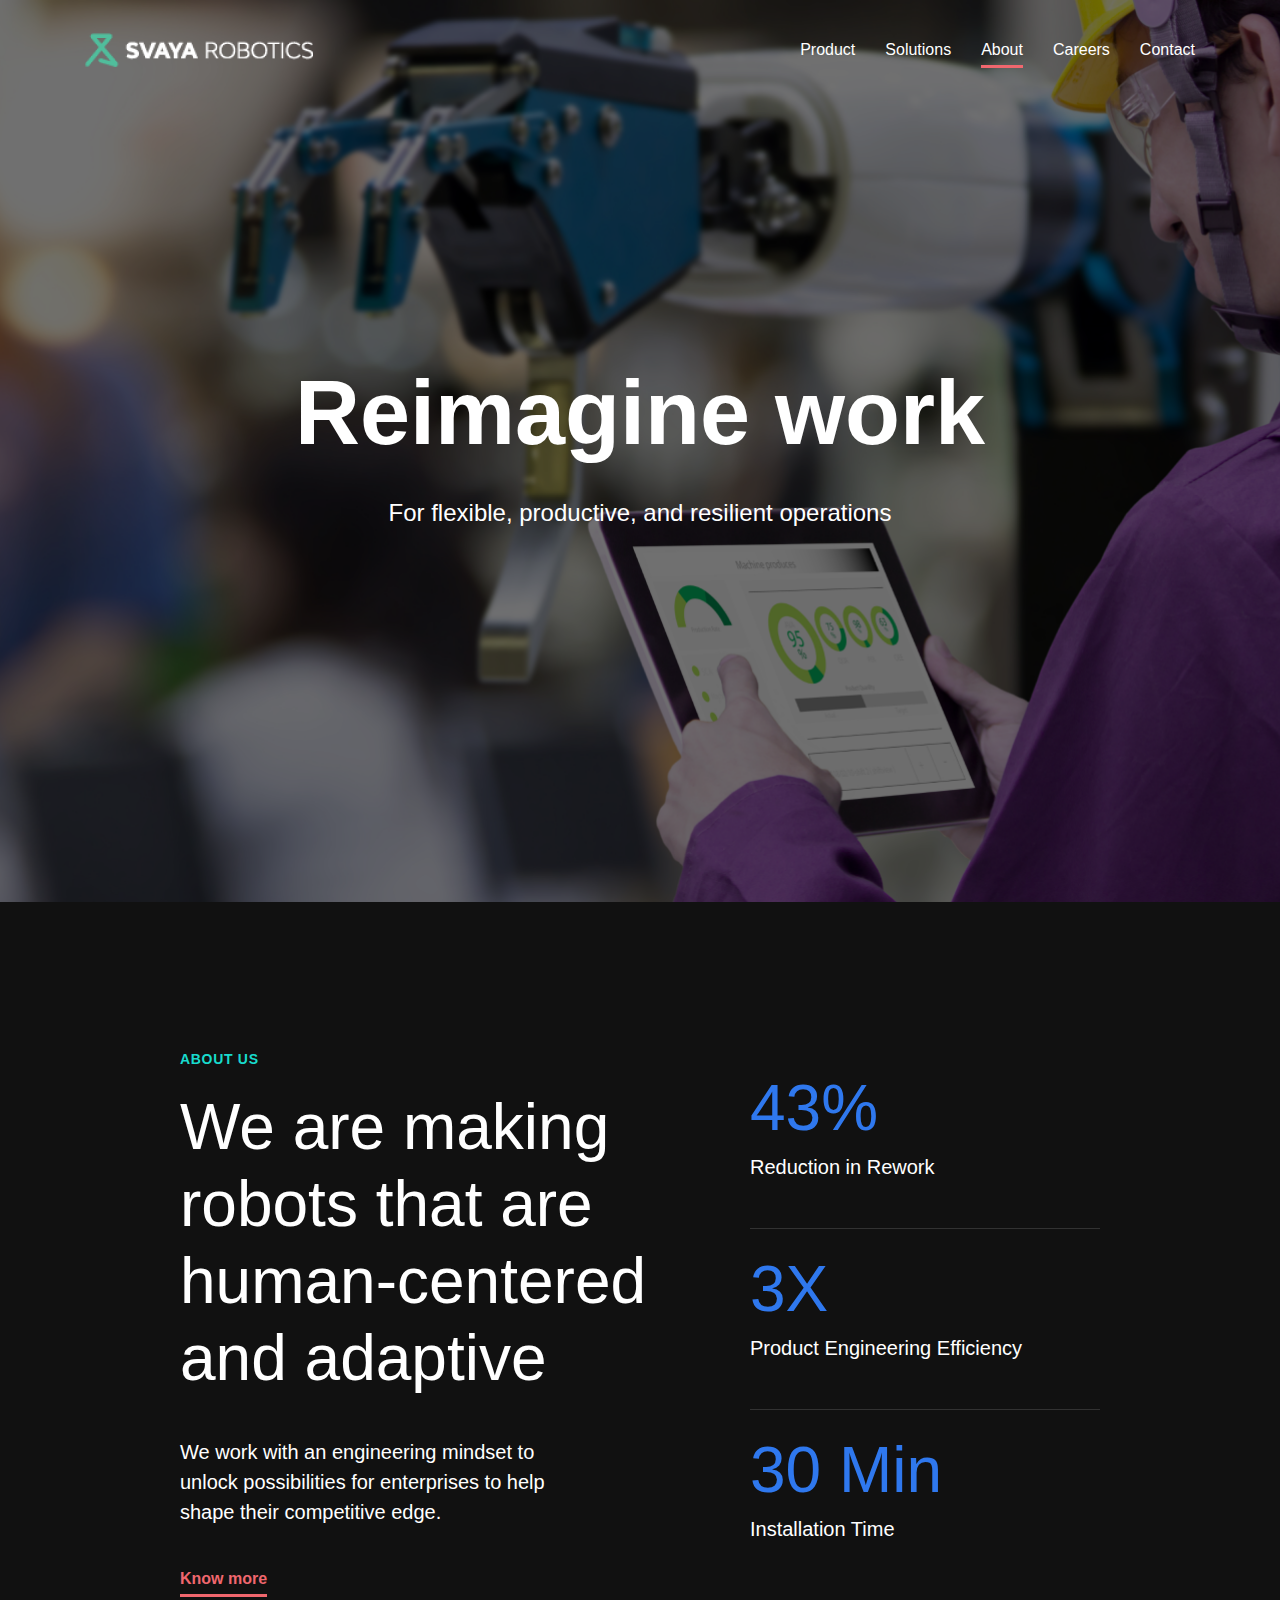
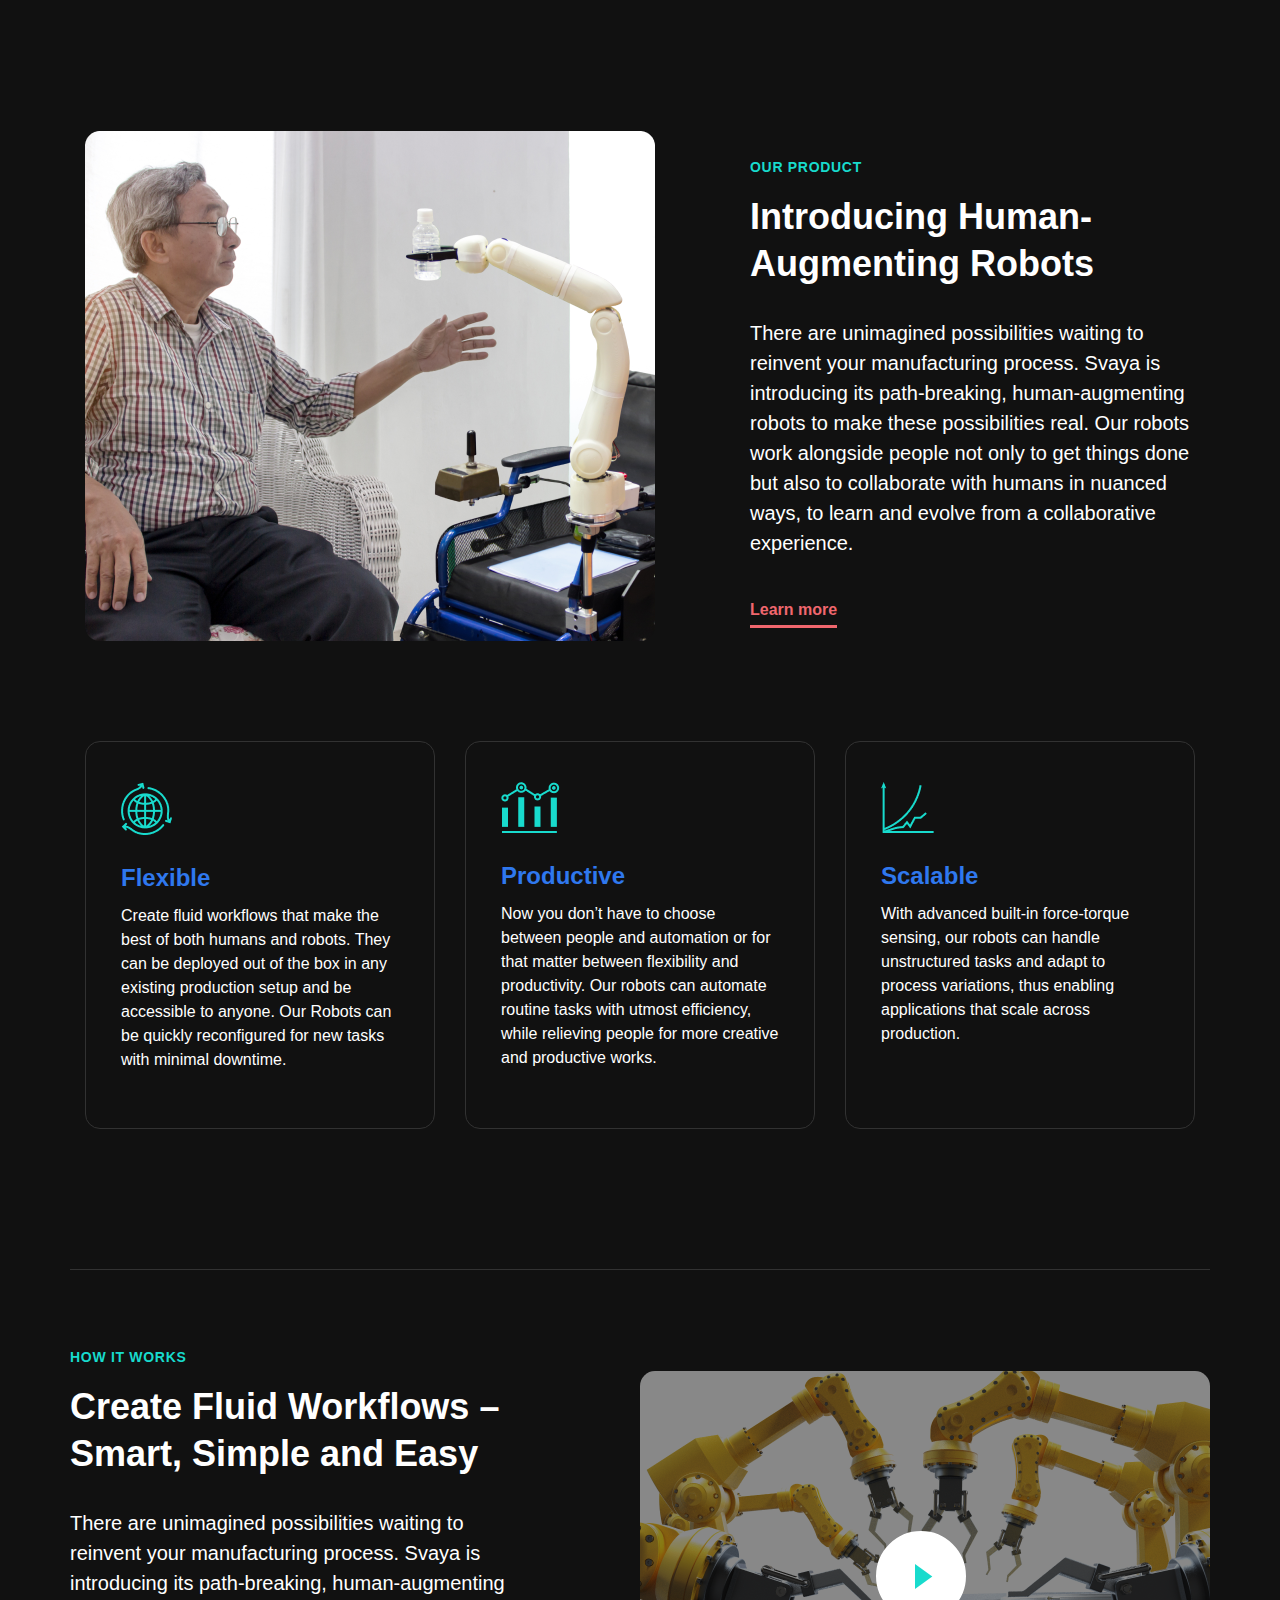
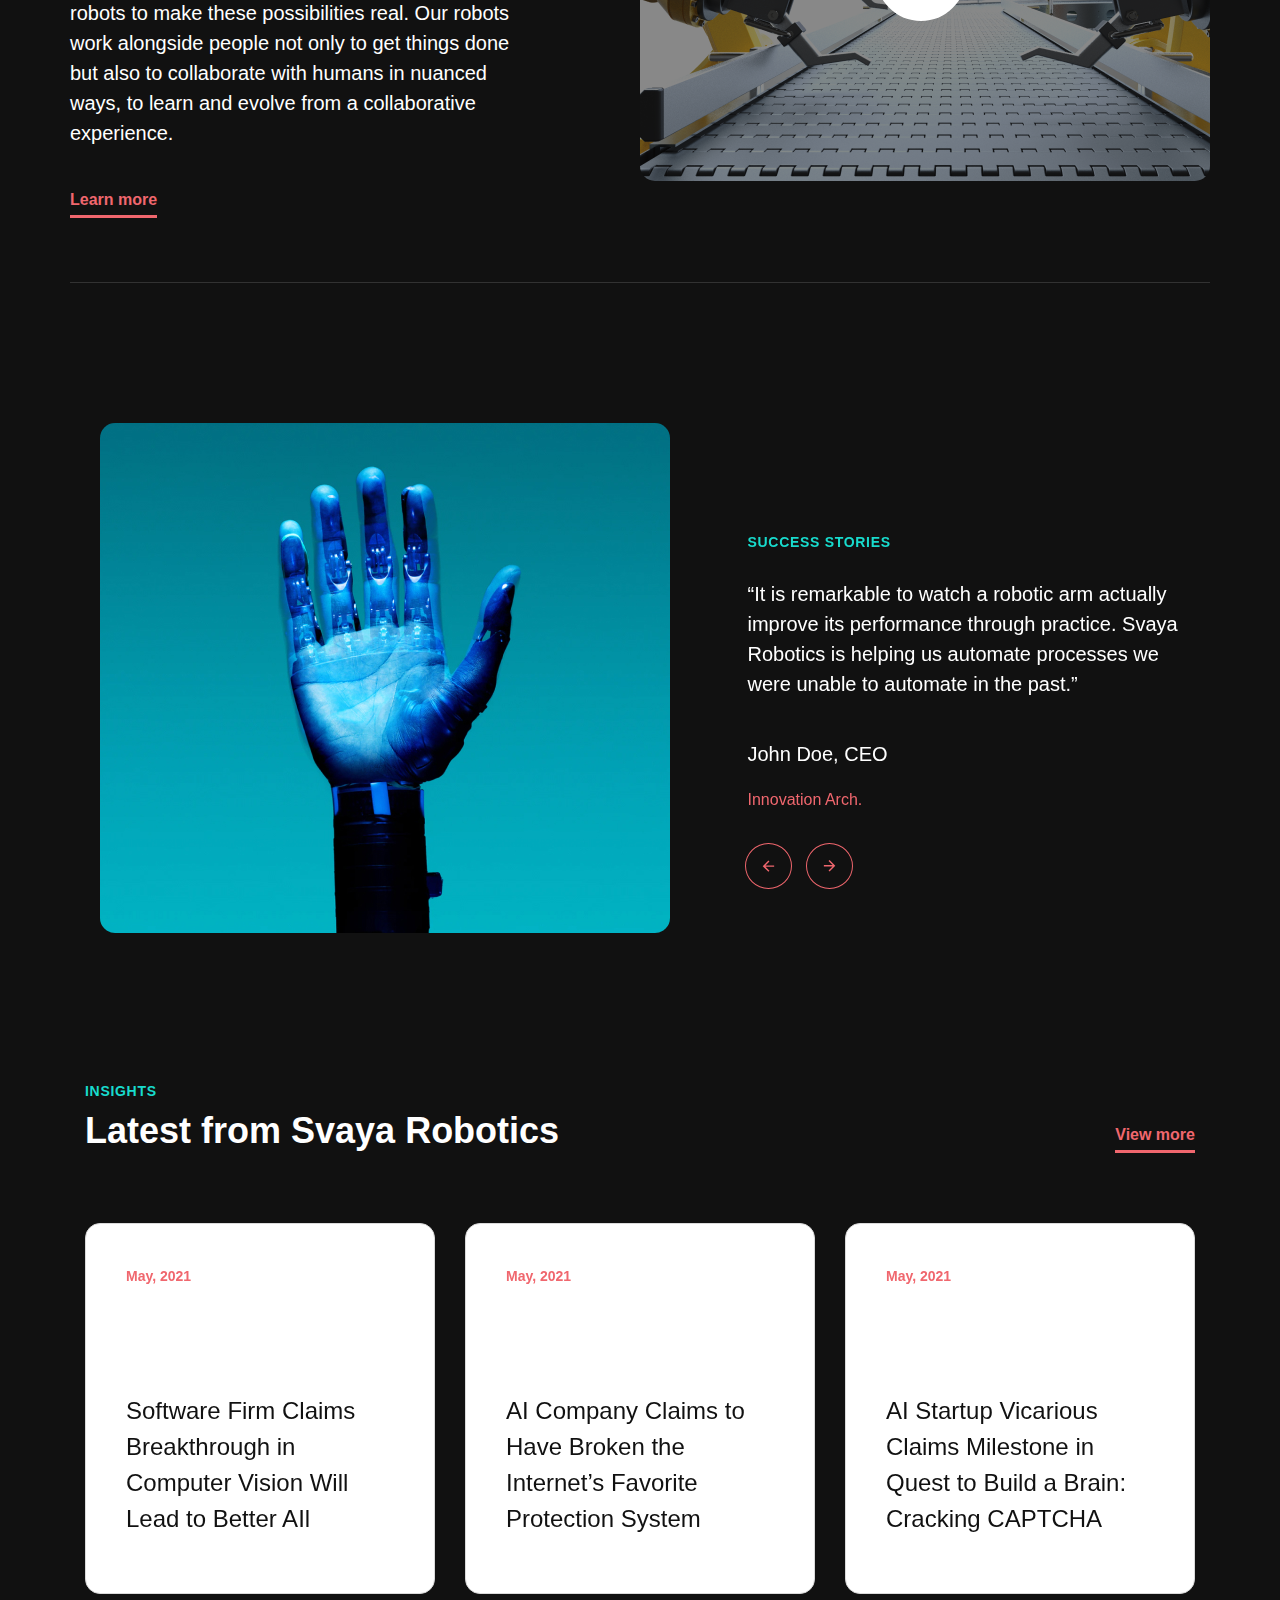
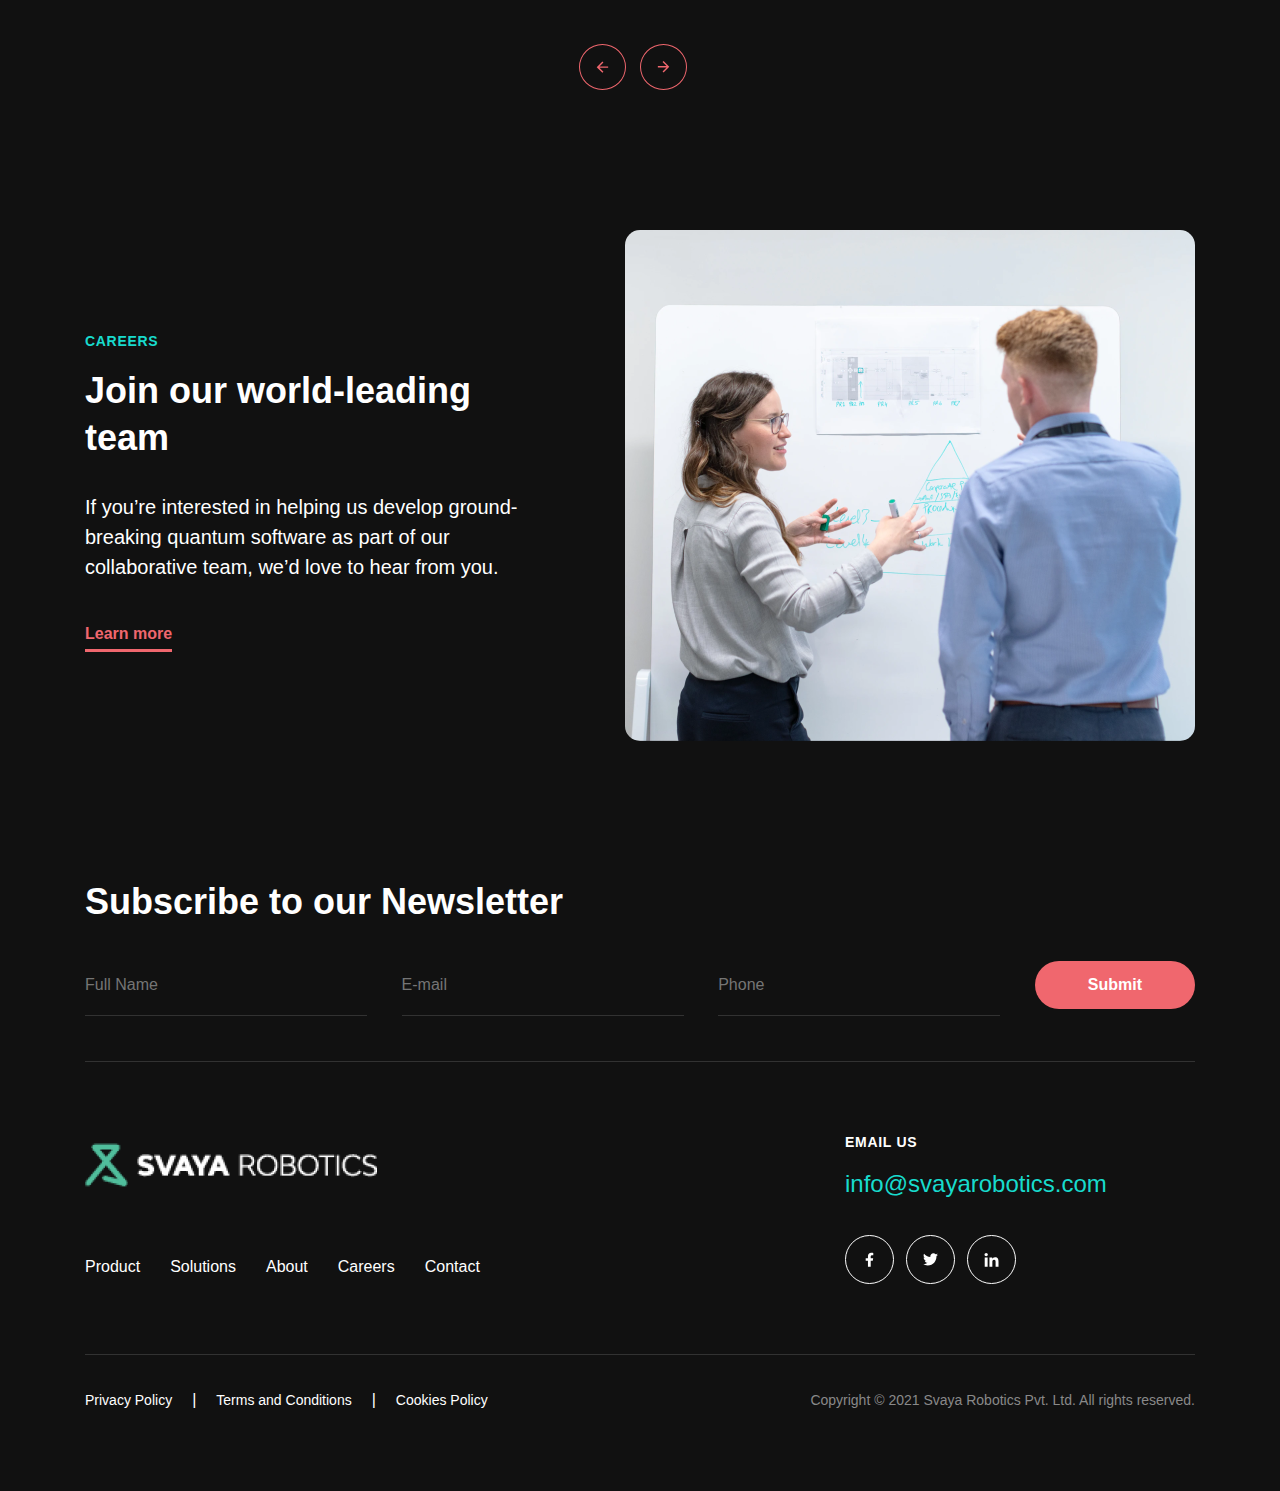
<file: index.html>
<!DOCTYPE html>
<html lang="en">
<head>
    <meta charset="utf-8">
    <title>svaya website</title>
    <meta name="viewport" content="width=device-width, initial-scale=1">

    <link rel="icon" href="images/feature1.png">
    
    <link rel="stylesheet" href="https://maxcdn.bootstrapcdn.com/bootstrap/4.0.0/css/bootstrap.min.css" crossorigin="anonymous">
    <link href="https://api.fontshare.com/css?f[]=satoshi@400,500,700&display=swap" rel="stylesheet">
    <link rel="stylesheet" type="text/css" href="slick/slick.css"/>

    <script src="https://ajax.googleapis.com/ajax/libs/jquery/3.5.1/jquery.min.js"></script>
    <script src="https://cdnjs.cloudflare.com/ajax/libs/popper.js/1.12.9/umd/popper.min.js" crossorigin="anonymous"></script>
    <script src="https://maxcdn.bootstrapcdn.com/bootstrap/4.0.0/js/bootstrap.min.js" crossorigin="anonymous"></script>
    <script type="text/javascript" src="slick/slick.min.js"></script>
    
    <link rel="stylesheet" href="style/style.css">
    <link rel="stylesheet" href="style/responsive.css">
</head>
<body>
    <header id="header">
        <div class="container">
            <div class="navigation-bar-section">
                <div class="maintitle-logo">
                    <a href="index.html">
                        <img src="images/logo.png" alt="logo">
                    </a>    
                </div>
                <div class="ham-btn">
                    <span class="bar1"></span>
                    <span class="bar2"></span>
                    <span class="bar3"></span>
                </div>
                <div class="navbar">
                    <ul class="navigation">
                        <li><a href="product.html">Product</a></li>
                        <li><a href="solution.html">Solutions</a></li>
                        <li><a href="#about">About</a></li>
                        <li><a href="career.html">Careers</a></li>
                        <li><a href="contact.html">Contact</a></li>
                    </ul>
                </div>
                <nav class="navigation-bar">
                    <ul class="navigation">
                        <li><a href="product.html">Product</a></li>
                        <li><a href="solution.html">Solutions</a></li>
                        <li class="active"><a href="#about">About</a></li>
                        <li><a href="career.html">Careers</a></li>
                        <li><a href="contact.html">Contact</a></li>
                    </ul>
                </nav>
            </div>        
        </div>    
    </header>
    
    <div class="banner-wrapper">
        <div class="banner-section">
            <div class="container">
                <div class="mainheading-section">
                    <div class="text-center">
                        <h1 class="h1">Reimagine work</h1>
                        <p class="body-text-1">For flexible, productive, and resilient operations</p>
                    </div>
                </div>
            </div>
        </div>    
    </div>
    
    <div class="aboutus-section">
        <div class="container">
            <div class="row align-items-center justify-content-center">
                <div class="col-md-6">
                    <span class="section-label aboutus-label">ABOUT US</span>
                    <h2 class="h2">We are making robots that are human-centered and adaptive</h2>
                    <p class="body-text-2 aboutus-text">We work with an engineering mindset to unlock possibilities for enterprises to help 
                        shape their competitive edge.</p>
                    <div class="txt-btn">Know more</div>
                </div>
                <div class="col-md-4">
                    <div class="aboutus-details">
                        <h2>43%</h2>
                        <p class="body-text-2">Reduction in Rework</p>
                    </div>
                    <div class="aboutus-details">
                        <h2>3X</h2>
                        <p class="body-text-2">Product Engineering Efficiency</p>
                    </div>
                    <div class="aboutus-detail">
                        <h2>30 Min</h2>
                        <p class="body-text-2">Installation Time</p>
                    </div>
                </div>
            </div>
        </div>
    </div>
    
    <div class="product-section">
        <div class="container">
            <div class="row align-items-center">
                <div class="col-lg-7">
                    <img src="images/image.png" alt="product-image">
                </div>
                <div class="col-lg-5">
                    <span class="section-label product-label">OUR PRODUCT</span>
                    <h3 class="h3">Introducing Human-Augmenting Robots</h3>
                    <P class="body-text-2 product-text">There are unimagined possibilities waiting to reinvent your manufacturing process. 
                        Svaya is introducing its path-breaking, human-augmenting robots to make these possibilities real. 
                        Our robots work alongside people not only to get things done but also to collaborate with humans in nuanced ways, 
                        to learn and evolve from a collaborative experience.</P>
                    <div class="txt-btn">Learn more</div>
                </div>
            </div>
        </div>
    </div>
    
    <div class="feature-section">
        <div class="container">
            <div class="row">
                <div class="col-lg-4">
                    <div class="feature-card">
                        <img src="images/feature1.png">
                        <h4 class="h4">Flexible</h4>
                        <p>Create fluid workflows that make the best of both humans and robots. 
                            They can be deployed out of the box in any existing production setup and be accessible to anyone. 
                            Our Robots can be quickly reconfigured for new tasks with minimal downtime.</p>
                    </div>
                </div>
                <div class="col-lg-4">
                    <div class="feature-card">
                        <img src="images/feature2.png">
                        <h4 class="h4">Productive</h4>
                        <p>Now you don’t have to choose between people and automation or for that matter between flexibility 
                            and productivity. Our robots can automate routine tasks with utmost efficiency, 
                            while relieving people for more creative and productive works.</p>
                    </div>
                </div>
                <div class="col-lg-4">
                    <div class="feature-card">
                        <img src="images/feature3.png">
                        <h4 class="h4">Scalable</h4>
                        <p>With advanced built-in force-torque sensing, our robots can handle unstructured tasks and 
                            adapt to process variations, thus enabling applications that scale across production.</p>
                    </div>
                </div>
            </div>
        </div>
    </div>
    
    <div class="howitworks-section">
        <div class="container">
            <div class="row justify-content-between align-items-center">
                <div class="col-lg-5">
                    <span class="section-label howitworks-label">HOW IT WORKS</span>
                    <h3 class="h3">Create Fluid Workflows – Smart, Simple and Easy</h3>
                    <p class="body-text-2 howitworks-text">There are unimagined possibilities waiting to reinvent your manufacturing process. 
                        Svaya is introducing its path-breaking, human-augmenting robots to make these possibilities real. 
                        Our robots work alongside people not only to get things done but also to collaborate 
                        with humans in nuanced ways, to learn and evolve from a collaborative experience.</p>
                    <div class="txt-btn">Learn more</div>
                </div>
                <div class="col-lg-7 text-right">
                    <div class="howitworks-image">
                        <img src="images/image2.png" alt="howitworks-image">
                        <div class="play-button"><img src="images/playbutton.svg"></div>
                    </div>
                </div>
            </div>
        </div>
    </div>
    
    <div class="success-section">
        <div class="container">
            <div class="slick-carousel-2">
                <div class="success-row">
                    <div class="col-lg-7">
                        <img src="images/image8.jpg" alt="success-image">
                    </div>
                    <div class="col-lg-5">
                        <span class="section-label success-label">SUCCESS STORIES</span>
                        <P class="body-text-2 success-text">“It is remarkable to watch a robotic
                            arm actually improve its performance through practice. 
                            Svaya Robotics is helping us automate processes we
                            were unable to automate in the past.”</P>
                        <p class="success-author">John Doe, CEO</p>
                        <p class="success-author-title">Innovation Arch.</p>
                    </div>
                </div>
                <div class="success-row">
                    <div class="col-lg-7">
                        <img src="images/image5.jpg" alt="success-image">
                    </div>
                    <div class="col-lg-5">
                        <span class="section-label success-label">SUCCESS STORIES</span>
                        <P class="body-text-2 success-text">“It is remarkable to watch a robotic
                            arm actually improve its performance through practice. 
                            Svaya Robotics is helping us automate processes we
                            were unable to automate in the past.”</P>
                        <p class="success-author">John Doe, CEO</p>
                        <p class="success-author-title">Innovation Arch.</p>
                    </div>
                </div>
            </div>
            <div class="success-navigation">
                <button class="round-btn" id="slick-previous-2">
                    <svg width="13" height="12" viewBox="0 0 13 12" xmlns="http://www.w3.org/2000/svg">
                        <path d="M6.42854 11.8572L7.43568 10.85L3.44996 6.85718L12.1428 6.85718L12.1428 5.42861L3.44996 5.42861L7.43568 1.43575L6.42854 0.428607L0.71425 6.14289L6.42854 11.8572Z" fill="#F0676E"/>
                    </svg>
                </button>
                <button class="round-btn" id="slick-next-2">
                    <svg width="13" height="12" viewBox="0 0 13 12" xmlns="http://www.w3.org/2000/svg">
                        <path d="M6.57146 0.000183105L5.56432 1.00733L9.55004 5.00018H0.857178V6.42875H9.55004L5.56432 10.4216L6.57146 11.4288L12.2857 5.71447L6.57146 0.000183105Z" fill="white"/>
                    </svg>
                </button>
            </div>
        </div>
    </div>
    
    <div class="latestinsight-section">
        <div class="container">
            <span class="section-label latestinsight-label">INSIGHTS</span>
            <div class="latestnews-heading">
                <h3 class="h3">Latest from Svaya Robotics</h3>
                <div class="txt-btn">View more</div>
            </div>    
            <div class="row slick-carousel">
                <div class="insight-card">
                    <span class="insight-date">May, 2021</span>
                    <p>Software Firm Claims Breakthrough in Computer Vision Will Lead to Better AIl</p>
                </div>            
                <div class="insight-card">
                    <span class="insight-date">May, 2021</span>
                    <p>AI Company Claims to Have Broken the Internet’s Favorite Protection System</p>
                </div>            
                <div class="insight-card">
                    <span class="insight-date">May, 2021</span>
                    <p>AI Startup Vicarious Claims Milestone in Quest to Build a Brain: Cracking CAPTCHA</p>
                </div>            
                <div class="insight-card">
                    <span class="insight-date">May, 2021</span>
                    <p>dummy 111111111111111</p>
                </div>            
                <div class="insight-card">
                    <span class="insight-date">May, 2021</span>
                    <p>dummy 22222222222222</p>
                </div>                
            </div>
            <div class="latestinsight-navigation">
                <button class="round-btn" id="slick-previous">
                    <svg width="13" height="12" viewBox="0 0 13 12" xmlns="http://www.w3.org/2000/svg">
                        <path d="M6.42854 11.8572L7.43568 10.85L3.44996 6.85718L12.1428 6.85718L12.1428 5.42861L3.44996 5.42861L7.43568 1.43575L6.42854 0.428607L0.71425 6.14289L6.42854 11.8572Z" fill="#F0676E"/>
                    </svg>
                </button>
                <button class="round-btn" id="slick-next">
                    <svg width="13" height="12" viewBox="0 0 13 12" xmlns="http://www.w3.org/2000/svg">
                        <path d="M6.57146 0.000183105L5.56432 1.00733L9.55004 5.00018H0.857178V6.42875H9.55004L5.56432 10.4216L6.57146 11.4288L12.2857 5.71447L6.57146 0.000183105Z" fill="white"/>
                    </svg>
                </button>
            </div>
        </div>
    </div>

    <div class="career-section">
        <div class="container">
            <div class="row justify-content-between align-items-center">
                <div class="col-lg-5">
                    <span class="section-label career-label">CAREERS</span>
                    <h3 class="h3">Join our world-leading team</h3>
                    <p class="body-text-2 career-text">If you’re interested in helping us develop ground-breaking quantum 
                        software as part of our collaborative team, we’d love to hear from you.</p>
                    <div class="txt-btn">Learn more</div>
                </div>
                <div class="col-lg-7 text-right">
                    <div class="career-image">
                        <img src="images/image3.png" alt="career-image">
                    </div>
                </div>
            </div>
        </div>
    </div>
    
    <div class="footer-border"></div>

    <div class="newsletter-section">
        <div class="container">
            <div class="newsletter-heading">
                <h3>Subscribe to our Newsletter</h3>
            </div>
            <form action="/action_page.php">
                <div class="newsletter-form">
                    <div class="form-item">
                        <input type="text" id="name" name="name" placeholder="Full Name">
                    </div>
                    <div class="form-item">
                        <input type="email" id="email" name="email" placeholder="E-mail">
                    </div>
                    <div class="form-item">
                        <input type="text" id="phone" name="phone" placeholder="Phone">
                    </div>
                    <div class="form-button">
                        <button type="submit" class="regular-btn-1">Submit</button>
                    </div>
                </div>
            </form>
        </div>
    </div>
    
    <footer>
        <div class="container">
            <div class="footer-section">                
                <div class="row">
                    <div class="col-lg-8">
                        <div class="maintitle-logo">
                            <a href="index.html">
                                <img src="images/logo2.png" alt="logo">
                            </a>    
                        </div>
                        <nav class="footer-navigation-bar">
                            <ul class="navigation">
                                <li><a href="product.html">Product</a></li>
                                <li><a href="solution.html">Solutions</a></li>
                                <li><a href="#about">About</a></li>
                                <li><a href="career.html">Careers</a></li>
                                <li><a href="contact.html">Contact</a></li>
                            </ul>
                        </nav>
                    </div>
                    <div class="col-lg-4">
                        <p>EMAIL US</p>
                        <span class="email">info@svayarobotics.com</span>
                        <div class="socialmedia-box">
                            <button class="round-btn">
                                <svg width="15" height="15" viewBox="0 0 10 17" fill="none" xmlns="http://www.w3.org/2000/svg">
                                    <path d="M8.71875 9.85767L9.15625 6.98267H6.375V5.10767C6.375 4.29517 6.75 3.54517 8 3.54517H9.28125V1.07642C9.28125 1.07642 8.125 0.857666 7.03125 0.857666C4.75 0.857666 3.25 2.26392 3.25 4.76392V6.98267H0.6875V9.85767H3.25V16.8577H6.375V9.85767H8.71875Z" fill="white"/>
                                </svg>                            
                            </button>
                            <button class="round-btn">
                                <svg width="15" height="15" viewBox="0 0 16 14" fill="none" xmlns="http://www.w3.org/2000/svg">
                                    <path d="M14.3438 3.60767C14.9688 3.13892 15.5312 2.57642 15.9688 1.92017C15.4062 2.17017 14.75 2.35767 14.0938 2.42017C14.7812 2.01392 15.2812 1.38892 15.5312 0.607666C14.9062 0.982666 14.1875 1.26392 13.4688 1.42017C12.8438 0.763916 12 0.388916 11.0625 0.388916C9.25 0.388916 7.78125 1.85767 7.78125 3.67017C7.78125 3.92017 7.8125 4.17017 7.875 4.42017C5.15625 4.26392 2.71875 2.95142 1.09375 0.982666C0.8125 1.45142 0.65625 2.01392 0.65625 2.63892C0.65625 3.76392 1.21875 4.76392 2.125 5.35767C1.59375 5.32642 1.0625 5.20142 0.625 4.95142V4.98267C0.625 6.57642 1.75 7.88892 3.25 8.20142C3 8.26392 2.6875 8.32642 2.40625 8.32642C2.1875 8.32642 2 8.29517 1.78125 8.26392C2.1875 9.57642 3.40625 10.5139 4.84375 10.5452C3.71875 11.4202 2.3125 11.9514 0.78125 11.9514C0.5 11.9514 0.25 11.9202 0 11.8889C1.4375 12.8264 3.15625 13.3577 5.03125 13.3577C11.0625 13.3577 14.3438 8.38892 14.3438 4.04517C14.3438 3.88892 14.3438 3.76392 14.3438 3.60767Z" fill="white"/>
                                </svg>
                            </button>
                            <button class="round-btn">
                                <svg width="15" height="15" viewBox="0 0 14 15" fill="none" xmlns="http://www.w3.org/2000/svg">
                                    <path d="M3.125 14.8574V5.51367H0.21875V14.8574H3.125ZM1.65625 4.26367C2.59375 4.26367 3.34375 3.48242 3.34375 2.54492C3.34375 1.63867 2.59375 0.888672 1.65625 0.888672C0.75 0.888672 0 1.63867 0 2.54492C0 3.48242 0.75 4.26367 1.65625 4.26367ZM13.9688 14.8574H14V9.73242C14 7.23242 13.4375 5.29492 10.5 5.29492C9.09375 5.29492 8.15625 6.07617 7.75 6.79492H7.71875V5.51367H4.9375V14.8574H7.84375V10.2324C7.84375 9.01367 8.0625 7.85742 9.5625 7.85742C11.0625 7.85742 11.0938 9.23242 11.0938 10.3262V14.8574H13.9688Z" fill="white"/>
                                </svg>
                            </button>
                        </div>
                    </div>
                </div>
            </div>
            <div class="copyright-section">
                <div>
                    <a href="#">Privacy Policy</a><span>|</span><a href="#">Terms and Conditions</a><span>|</span><a href="#">Cookies Policy</a>
                </div>
                <div>
                    <p>Copyright © 2021 Svaya Robotics Pvt. Ltd. All rights reserved.</p>
                </div>
            </div>
        </div>    
    </footer>
    
    <script src="script/script.js"></script>
</body>
</html>
</file>
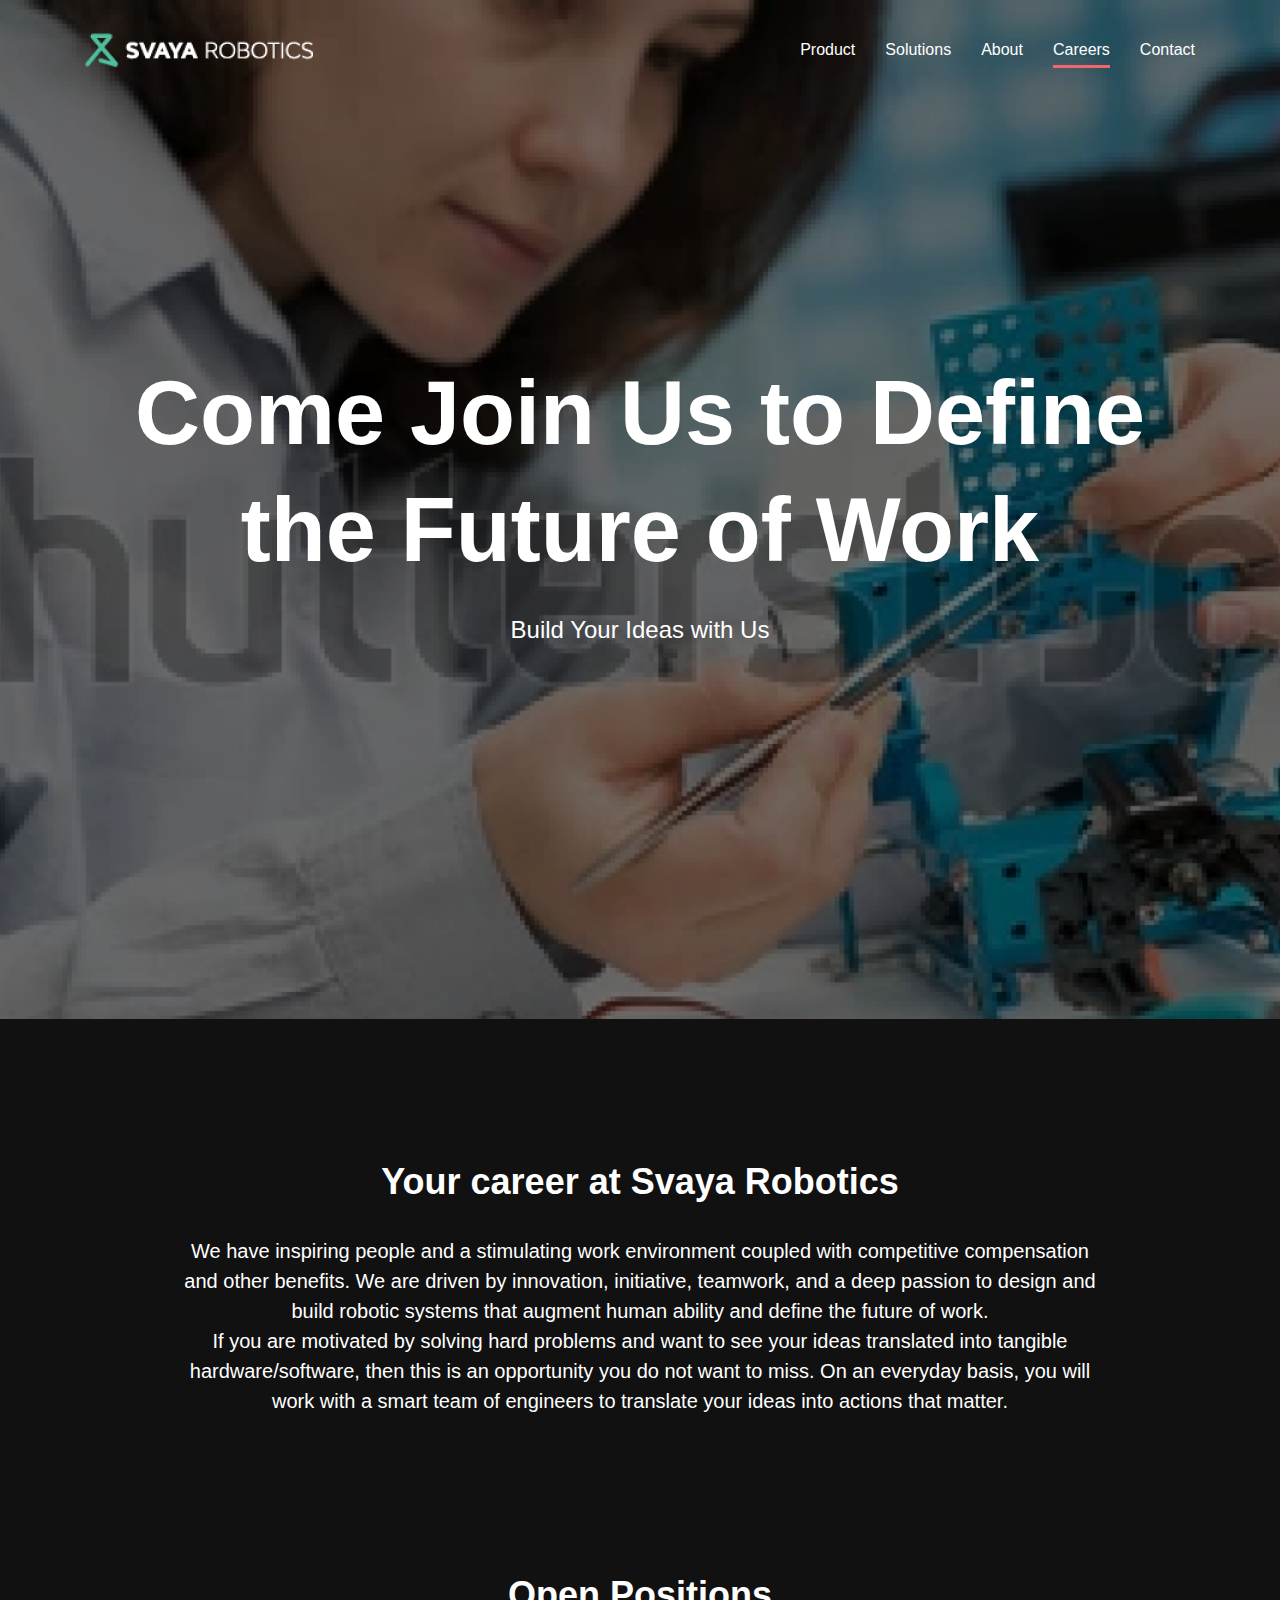
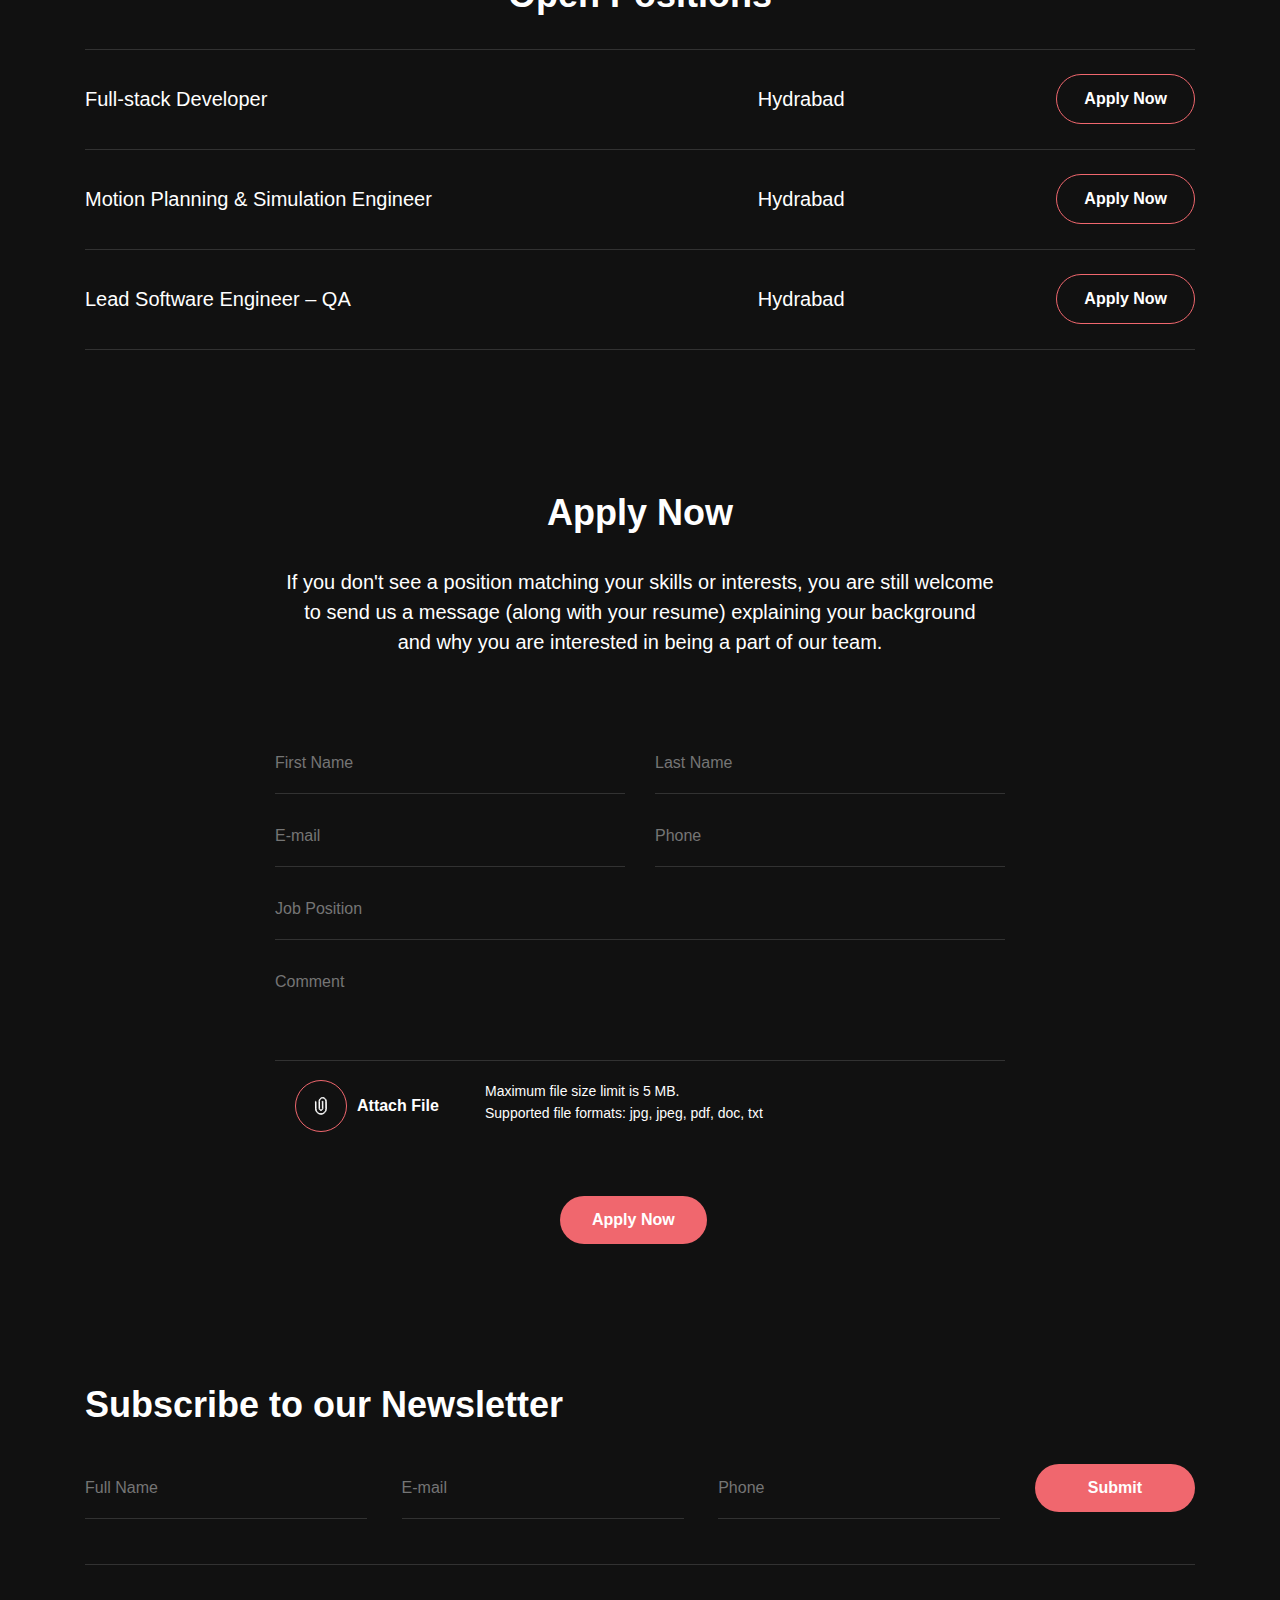
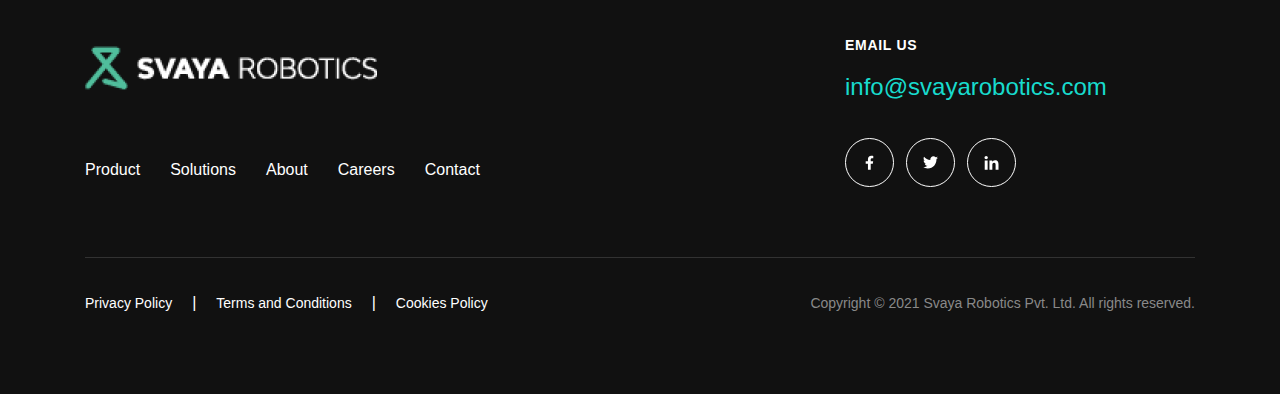
<file: career.html>
<!DOCTYPE html>
<html lang="en">
<head>
    <meta charset="utf-8">
    <title>svaya career</title>
    <meta name="viewport" content="width=device-width, initial-scale=1">
    
    <link rel="stylesheet" href="https://maxcdn.bootstrapcdn.com/bootstrap/4.0.0/css/bootstrap.min.css" crossorigin="anonymous">
    <link href="https://api.fontshare.com/css?f[]=satoshi@400,500,700&display=swap" rel="stylesheet">
    <link rel="stylesheet" type="text/css" href="slick/slick.css"/>

    <script src="https://ajax.googleapis.com/ajax/libs/jquery/3.5.1/jquery.min.js"></script>
    <script src="https://cdnjs.cloudflare.com/ajax/libs/popper.js/1.12.9/umd/popper.min.js" crossorigin="anonymous"></script>
    <script src="https://maxcdn.bootstrapcdn.com/bootstrap/4.0.0/js/bootstrap.min.js" crossorigin="anonymous"></script>
    <script src="https://www.google.com/recaptcha/api.js"></script>
    <script type="text/javascript" src="slick/slick.min.js"></script>
    
    <link rel="stylesheet" href="style/style.css">
    <link rel="stylesheet" href="style/responsive.css">
</head>
<body>
    <header id="header">
        <div class="container">
            <div class="navigation-bar-section">
                <div class="maintitle-logo">
                    <a href="index.html">
                        <img src="images/logo.png" alt="logo">
                    </a>    
                </div>
                <div class="ham-btn">
                    <span class="bar1"></span>
                    <span class="bar2"></span>
                    <span class="bar3"></span>
                </div>
                <div class="navbar">
                    <ul class="navigation">
                        <li><a href="product.html">Product</a></li>
                        <li><a href="solution.html">Solutions</a></li>
                        <li><a href="#about">About</a></li>
                        <li><a href="career.html">Careers</a></li>
                        <li><a href="contact.html">Contact</a></li>
                    </ul>
                </div>
                <nav class="navigation-bar">
                    <ul class="navigation">
                        <li><a href="product.html">Product</a></li>
                        <li><a href="solution.html">Solutions</a></li>
                        <li><a href="#about">About</a></li>
                        <li class="active"><a href="career.html">Careers</a></li>
                        <li><a href="contact.html">Contact</a></li>
                    </ul>
                </nav>
            </div>        
        </div>    
    </header>
    
    <div class="banner-wrapper">
        <div class="banner-section" id="banner-career">
            <div class="container">
                <div class="mainheading-section">
                    <div class="text-center">
                        <h1 class="h1">Come Join Us to Define the Future of Work</h1>
                        <p class="body-text-1">Build Your Ideas with Us</p>
                    </div>
                </div>
            </div>
        </div>
    </div>

    <div class="upper-section">
        <div class="container">
            <div class="text-center">
                <h3 class="h3">Your career at Svaya Robotics</h3>
            </div>
            <div class="row justify-content-center upper-text">
                <div class="col-lg-10 text-center">
                    <p class="body-text-2">We have inspiring people and a stimulating work environment coupled with competitive 
                        compensation and other benefits. We are driven by innovation, initiative, teamwork, and a deep passion 
                        to design and build robotic systems that augment human ability and define the future of work.<br>
                        If you are motivated by solving hard problems and want to see your ideas translated 
                        into tangible hardware/software, then this is an opportunity you do not want to miss. On an everyday 
                        basis, you will work with a smart team of engineers to translate your ideas into actions that matter.</p>
                </div>
            </div>
        </div>
    </div>

    <div class="vacancy-section">
        <div class="container">
            <div class="text-center vacancy-heading">
                <h3 class="h3">Open Positions</h3>
            </div>
            <div class="table-responsive vacancy-table">
                <table class="body-text-2" width="100%">
                    <tr>
                        <td>Full-stack Developer</td>
                        <td>Hydrabad</td>
                        <td align="right"><button type="button" class="regular-btn-2">Apply Now</button></td>
                    </tr>
                    <tr>
                        <td>Motion Planning & Simulation Engineer</td>
                        <td>Hydrabad</td>
                        <td align="right"><button type="button" class="regular-btn-2">Apply Now</button></td>
                    </tr>
                    <tr>
                        <td>Lead Software Engineer – QA</td>
                        <td>Hydrabad</td>
                        <td align="right"><button type="button" class="regular-btn-2">Apply Now</button></td>
                    </tr>
                </table>
            </div>
        </div>
    </div>

    <div class="applynow-section">
        <div class="container">
            <div class="text-center applynow-heading">
                <h3 class="h3">Apply Now</h3>
            </div>
            <div class="row justify-content-center applynow-text">
                <div class="col-lg-8 text-center">
                    <p class="body-text-2">If you don't see a position matching your skills or interests, 
                        you are still welcome to send us a message (along with your resume) 
                        explaining your background and why you are interested in being a part of our team.</p>
                </div>
            </div>
            <div class="application-form">
                <form>
                    <div class="row justify-content-center appform-row">
                        <div class="col-lg-4">
                            <input type="text" id="fname" name="fname" placeholder="First Name">
                        </div>
                        <div class="col-lg-4">
                            <input type="text" id="lname" name="lname" placeholder="Last Name">
                        </div>
                    </div>
                    <div class="row justify-content-center appform-row">
                        <div class="col-lg-4">
                            <input type="email" id="email" name="email" placeholder="E-mail">
                        </div>
                        <div class="col-lg-4">
                            <input type="text" id="phone" name="phone" placeholder="Phone">
                        </div>
                    </div>
                    <div class="row justify-content-center appform-row">
                        <div class="col-lg-8">
                            <input type="text" id="jobp" name="jobp" placeholder="Job Position">
                        </div>
                    </div>
                    <div class="row justify-content-center appform-row">
                        <div class="col-lg-8">
                            <textarea id="comment" name="commment" rows="3" placeholder="Comment"></textarea>
                        </div>
                    </div>
                    <div class="row justify-content-center appform-row align-items-center">
                        <div class="col-lg-2">
                            <label for="myfile" class="file-label">
                                <button type="button" class="round-btn" onclick="getFile()">
                                    <svg width="18" height="18" viewBox="0 0 13 18" fill="none" xmlns="http://www.w3.org/2000/svg">
                                        <path d="M0.95177 4.52946L1.02415 11.9095C1.05346 14.8992 3.51002 17.3077 6.49967 17.2783C7.94243 17.2641 9.29689 16.6851 10.3138 15.648C11.1412 14.8042 11.6608 13.7428 11.8181 12.5996C11.8521 12.5559 11.8755 12.5031 11.8749 12.4432L11.793 4.13186C11.7834 3.16252 11.3945 2.25232 10.6976 1.56902C10.0007 0.885726 9.08308 0.5148 8.11373 0.52434C7.14439 0.53388 6.23407 0.922922 5.5509 1.61968C4.86772 2.31643 4.49667 3.23423 4.50621 4.20358C4.50637 4.2199 4.51282 4.23431 4.51607 4.24974C4.51325 4.26535 4.50708 4.27963 4.50712 4.29608L4.57791 11.5016C4.58292 12.0104 4.787 12.488 5.15255 12.8464C5.5181 13.2049 5.99966 13.3995 6.50845 13.3945C7.01724 13.3895 7.49487 13.1854 7.8533 12.8199C8.21173 12.4543 8.40636 11.9727 8.40136 11.464L8.33044 4.25833C8.32975 4.18833 8.30068 4.12505 8.25435 4.07961C8.20802 4.03418 8.14417 4.00637 8.07417 4.00705C7.93405 4.00856 7.82164 4.1232 7.82289 4.26333L7.89381 11.469C7.89748 11.8422 7.75439 12.1957 7.49087 12.4645C7.22735 12.7333 6.87657 12.8832 6.50345 12.8869C6.13021 12.8906 5.77668 12.7475 5.50791 12.484C5.23915 12.2205 5.08926 11.8697 5.08546 11.4966L5.01455 4.29097C5.01439 4.27464 5.00794 4.26023 5.00469 4.24481C5.00751 4.22919 5.01367 4.21491 5.01364 4.19846C4.99662 2.46952 6.38967 1.04878 8.1186 1.03177C8.9524 1.02356 9.74217 1.34306 10.3421 1.93133C10.9421 2.5196 11.2772 3.30281 11.2853 4.13674L11.3609 11.8075C11.3738 13.1145 10.8732 14.3523 9.9512 15.2926C9.02924 16.2329 7.80177 16.7577 6.4948 16.7706C3.78477 16.7971 1.55862 14.6141 1.53195 11.9045L1.45932 4.52447C1.45807 4.38435 1.34305 4.27181 1.20305 4.27319C1.0628 4.27457 0.950143 4.38922 0.95177 4.52946Z" fill="black" stroke="white"/>
                                    </svg>
                                </button>
                                <div class="label-text">
                                    Attach File
                                </div>
                            </label>
                            <input type="file" id="myfile" name="myfile">
                        </div>
                        <div class="col-lg-4">
                            <p class="file-info">Maximum file size limit is 5 MB.<br>
                                Supported file formats: jpg, jpeg, pdf, doc, txt</p>
                        </div>
                        <div class="col-lg-2 captcha">
                            <div class="g-recaptcha" data-sitekey="YOUR SITE KEY" style="transform:scale(0.6);-webkit-transform:scale(0.6);transform-origin:0 0;-webkit-transform-origin:0 0;"></div>
                        </div>
                    </div>
                    <div class="row justify-content-center appform-submitrow">
                        <div class="col-lg-2">
                            <button type="button" class="regular-btn-1">Apply Now</button>
                        </div>
                    </div>
                </form>
            </div>
        </div>
    </div>

    <div class="footer-border"></div>

    <div class="newsletter-section">
        <div class="container">
            <div class="newsletter-heading">
                <h3>Subscribe to our Newsletter</h3>
            </div>
            <form action="/action_page.php">
                <div class="newsletter-form">
                    <div class="form-item">
                        <input type="text" id="name" name="name" placeholder="Full Name">
                    </div>
                    <div class="form-item">
                        <input type="email" id="email" name="email" placeholder="E-mail">
                    </div>
                    <div class="form-item">
                        <input type="text" id="phone" name="phone" placeholder="Phone">
                    </div>
                    <div class="form-button">
                        <button type="submit" class="regular-btn-1">Submit</button>
                    </div>
                </div>
            </form>
        </div>
    </div>

    <footer>
        <div class="container">
            <div class="footer-section">                
                <div class="row">
                    <div class="col-lg-8">
                        <div class="maintitle-logo">
                            <a href="index.html">
                                <img src="images/logo2.png" alt="logo">
                            </a>    
                        </div>
                        <nav class="footer-navigation-bar">
                            <ul class="navigation">
                                <li><a href="product.html">Product</a></li>
                                <li><a href="solution.html">Solutions</a></li>
                                <li><a href="#about">About</a></li>
                                <li><a href="career.html">Careers</a></li>
                                <li><a href="contact.html">Contact</a></li>
                            </ul>
                        </nav>
                    </div>
                    <div class="col-lg-4">
                        <p>EMAIL US</p>
                        <span class="email">info@svayarobotics.com</span>
                        <div class="socialmedia-box">
                            <button class="round-btn">
                                <svg width="15" height="15" viewBox="0 0 10 17" fill="none" xmlns="http://www.w3.org/2000/svg">
                                    <path d="M8.71875 9.85767L9.15625 6.98267H6.375V5.10767C6.375 4.29517 6.75 3.54517 8 3.54517H9.28125V1.07642C9.28125 1.07642 8.125 0.857666 7.03125 0.857666C4.75 0.857666 3.25 2.26392 3.25 4.76392V6.98267H0.6875V9.85767H3.25V16.8577H6.375V9.85767H8.71875Z" fill="white"/>
                                </svg>                            
                            </button>
                            <button class="round-btn">
                                <svg width="15" height="15" viewBox="0 0 16 14" fill="none" xmlns="http://www.w3.org/2000/svg">
                                    <path d="M14.3438 3.60767C14.9688 3.13892 15.5312 2.57642 15.9688 1.92017C15.4062 2.17017 14.75 2.35767 14.0938 2.42017C14.7812 2.01392 15.2812 1.38892 15.5312 0.607666C14.9062 0.982666 14.1875 1.26392 13.4688 1.42017C12.8438 0.763916 12 0.388916 11.0625 0.388916C9.25 0.388916 7.78125 1.85767 7.78125 3.67017C7.78125 3.92017 7.8125 4.17017 7.875 4.42017C5.15625 4.26392 2.71875 2.95142 1.09375 0.982666C0.8125 1.45142 0.65625 2.01392 0.65625 2.63892C0.65625 3.76392 1.21875 4.76392 2.125 5.35767C1.59375 5.32642 1.0625 5.20142 0.625 4.95142V4.98267C0.625 6.57642 1.75 7.88892 3.25 8.20142C3 8.26392 2.6875 8.32642 2.40625 8.32642C2.1875 8.32642 2 8.29517 1.78125 8.26392C2.1875 9.57642 3.40625 10.5139 4.84375 10.5452C3.71875 11.4202 2.3125 11.9514 0.78125 11.9514C0.5 11.9514 0.25 11.9202 0 11.8889C1.4375 12.8264 3.15625 13.3577 5.03125 13.3577C11.0625 13.3577 14.3438 8.38892 14.3438 4.04517C14.3438 3.88892 14.3438 3.76392 14.3438 3.60767Z" fill="white"/>
                                </svg>
                            </button>
                            <button class="round-btn">
                                <svg width="15" height="15" viewBox="0 0 14 15" fill="none" xmlns="http://www.w3.org/2000/svg">
                                    <path d="M3.125 14.8574V5.51367H0.21875V14.8574H3.125ZM1.65625 4.26367C2.59375 4.26367 3.34375 3.48242 3.34375 2.54492C3.34375 1.63867 2.59375 0.888672 1.65625 0.888672C0.75 0.888672 0 1.63867 0 2.54492C0 3.48242 0.75 4.26367 1.65625 4.26367ZM13.9688 14.8574H14V9.73242C14 7.23242 13.4375 5.29492 10.5 5.29492C9.09375 5.29492 8.15625 6.07617 7.75 6.79492H7.71875V5.51367H4.9375V14.8574H7.84375V10.2324C7.84375 9.01367 8.0625 7.85742 9.5625 7.85742C11.0625 7.85742 11.0938 9.23242 11.0938 10.3262V14.8574H13.9688Z" fill="white"/>
                                </svg>
                            </button>
                        </div>
                    </div>
                </div>
            </div>
            <div class="copyright-section">
                <div>
                    <a href="#">Privacy Policy</a><span>|</span><a href="#">Terms and Conditions</a><span>|</span><a href="#">Cookies Policy</a>
                </div>
                <div>
                    <p>Copyright © 2021 Svaya Robotics Pvt. Ltd. All rights reserved.</p>
                </div>
            </div>
        </div>    
    </footer>

    <script src="script/script.js"></script>
</body>
</html>
</file>
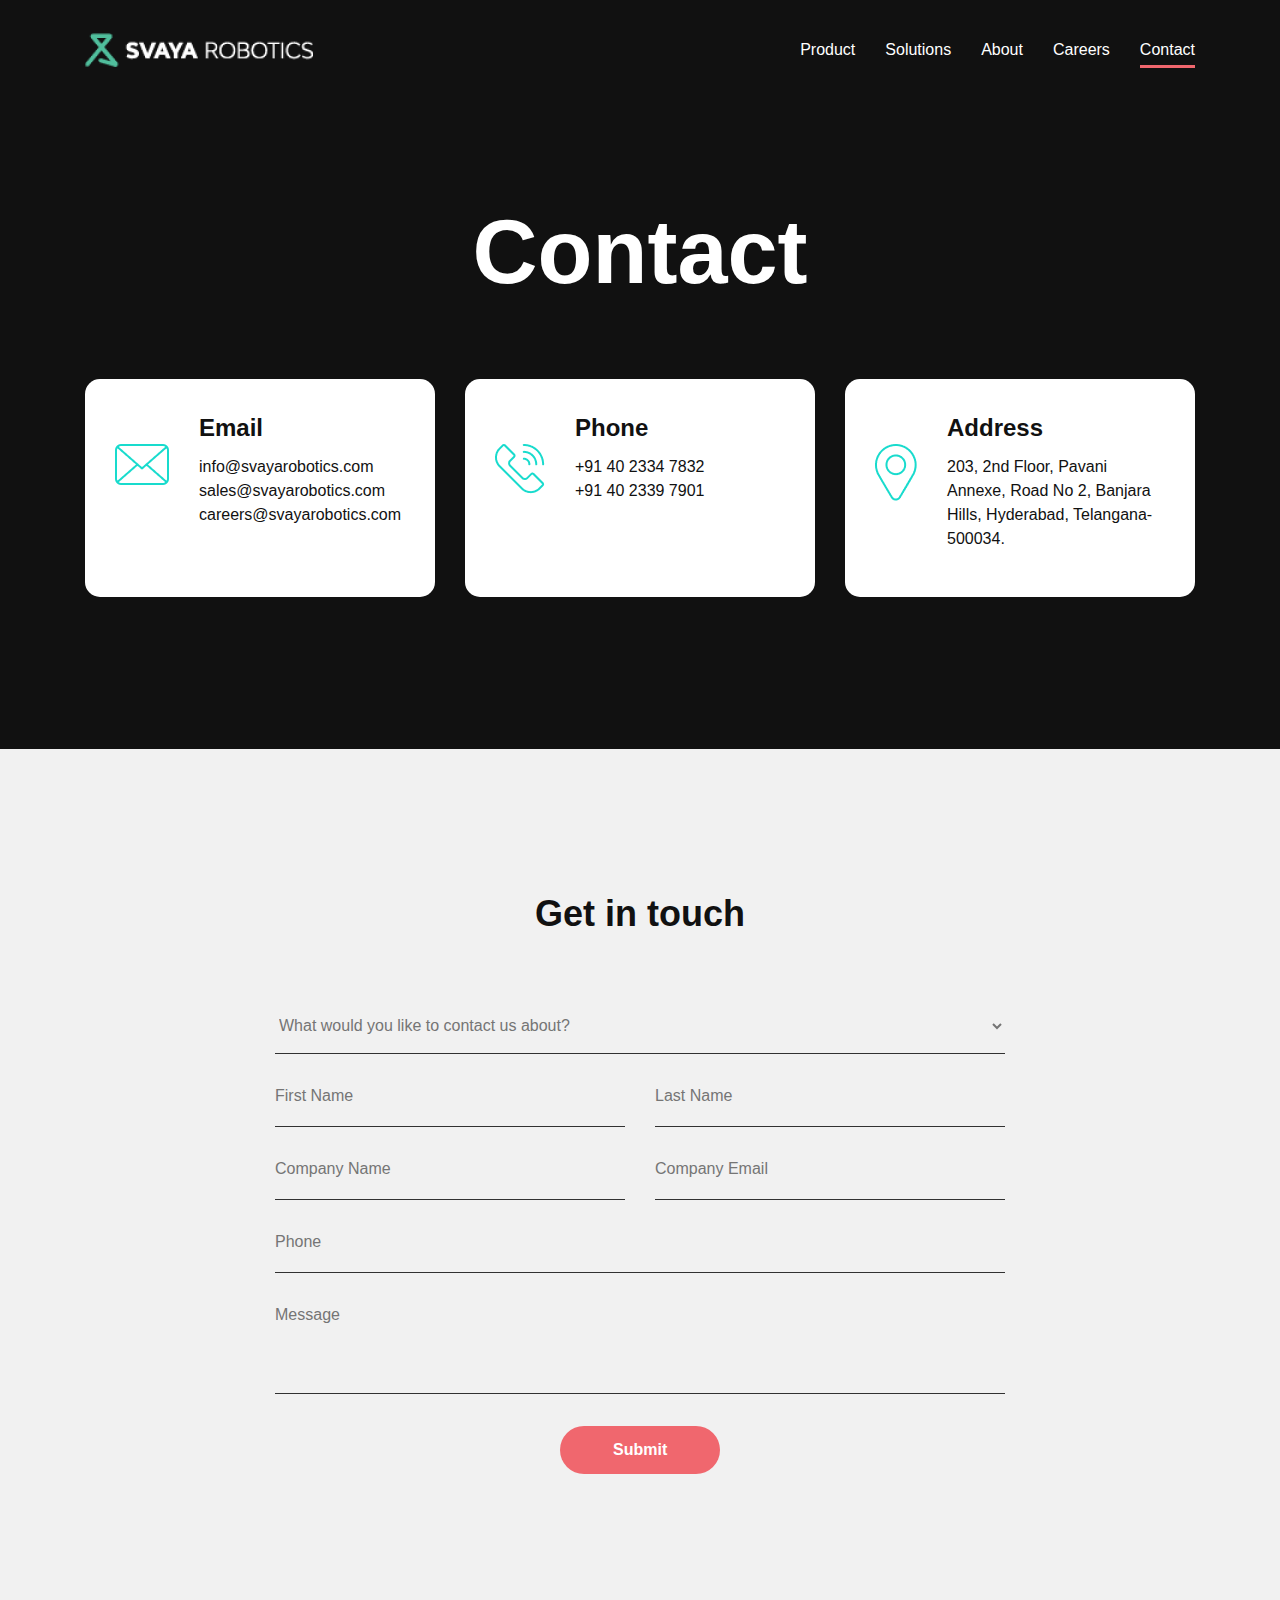
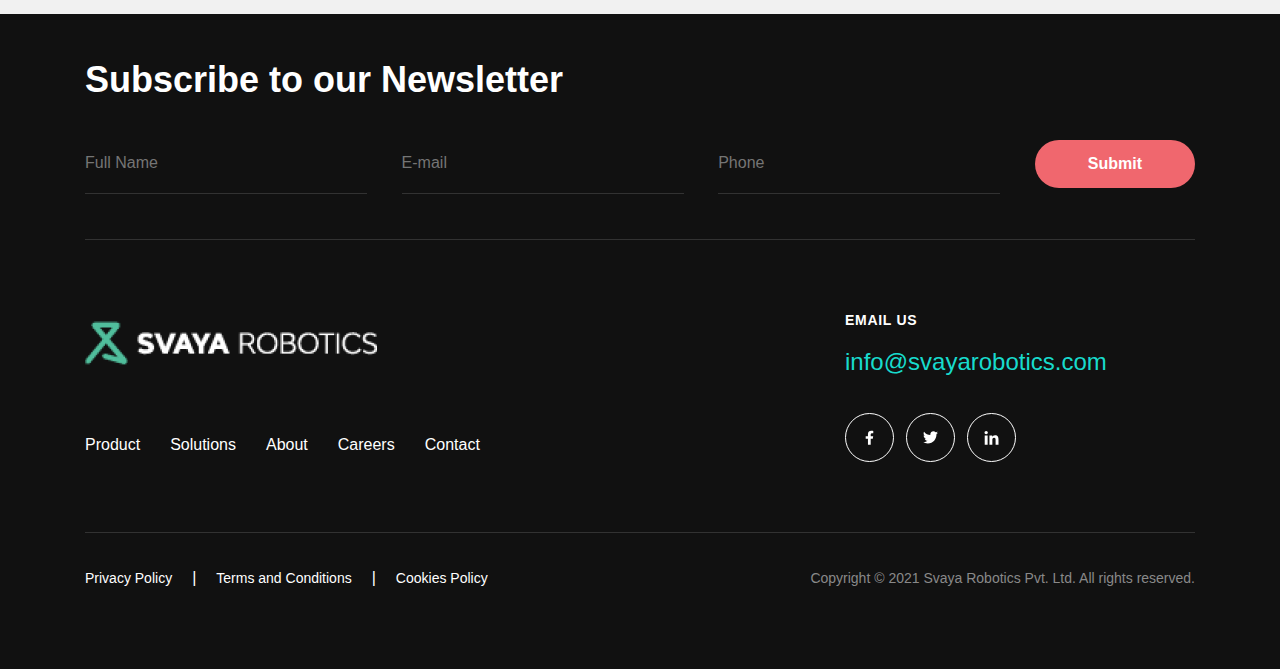
<file: contact.html>
<!DOCTYPE html>
<html lang="en">
<head>
    <meta charset="utf-8">
    <title>svaya contact</title>
    <meta name="viewport" content="width=device-width, initial-scale=1">
    
    <link rel="stylesheet" href="https://maxcdn.bootstrapcdn.com/bootstrap/4.0.0/css/bootstrap.min.css" crossorigin="anonymous">
    <link href="https://api.fontshare.com/css?f[]=satoshi@400,500,700&display=swap" rel="stylesheet">
    <link rel="stylesheet" type="text/css" href="slick/slick.css"/>

    <script src="https://ajax.googleapis.com/ajax/libs/jquery/3.5.1/jquery.min.js"></script>
    <script src="https://cdnjs.cloudflare.com/ajax/libs/popper.js/1.12.9/umd/popper.min.js" crossorigin="anonymous"></script>
    <script src="https://maxcdn.bootstrapcdn.com/bootstrap/4.0.0/js/bootstrap.min.js" crossorigin="anonymous"></script>
    <script src="https://www.google.com/recaptcha/api.js"></script>
    <script type="text/javascript" src="slick/slick.min.js"></script>
    
    <link rel="stylesheet" href="style/style.css">
    <link rel="stylesheet" href="style/responsive.css">
</head>
<body>
    <header id="header">
        <div class="container">
            <div class="navigation-bar-section">
                <div class="maintitle-logo">
                    <a href="index.html">
                        <img src="images/logo.png" alt="logo">
                    </a>    
                </div>
                <div class="ham-btn">
                    <span class="bar1"></span>
                    <span class="bar2"></span>
                    <span class="bar3"></span>
                </div>
                <div class="navbar">
                    <ul class="navigation">
                        <li><a href="product.html">Product</a></li>
                        <li><a href="solution.html">Solutions</a></li>
                        <li><a href="#about">About</a></li>
                        <li><a href="career.html">Careers</a></li>
                        <li><a href="contact.html">Contact</a></li>
                    </ul>
                </div>
                <nav class="navigation-bar">
                    <ul class="navigation">
                        <li><a href="product.html">Product</a></li>
                        <li><a href="solution.html">Solutions</a></li>
                        <li><a href="#about">About</a></li>
                        <li><a href="career.html">Careers</a></li>
                        <li class="active"><a href="contact.html">Contact</a></li>
                    </ul>
                </nav>
            </div>        
        </div>    
    </header>
    <div class="banner-wrapper">
        <div id="banner-contact">
            <div class="container">
                <div class="mainheading-section">
                    <div class="text-center">
                        <h1 class="h1">Contact</h1>
                    </div>
                </div>
                <div class="row contact-row">
                    <div class="col-lg-4">
                        <div class="contact-card">
                            <div class="contact-image">
                                <img src="images/email.png" alt="">
                            </div>
                            <div>
                                <h4>Email</h4>
                                <p>info@svayarobotics.com<br>
                                    sales@svayarobotics.com<br>
                                    careers@svayarobotics.com</p>
                            </div>
                        </div>
                    </div>
                    <div class="col-lg-4">
                        <div class="contact-card">
                            <div class="contact-image">
                                <img src="images/phone.png" alt="">
                            </div>
                            <div>
                                <h4>Phone</h4>
                                <p>+91 40 2334 7832<br>
                                    +91 40 2339 7901</p>
                            </div>
                        </div>
                    </div>
                    <div class="col-lg-4">
                        <div class="contact-card">
                            <div class="contact-image">
                                <img src="images/address.png" alt="">
                            </div>
                            <div>
                                <h4>Address</h4>
                                <p>203, 2nd Floor, Pavani Annexe, Road No 2, Banjara Hills, Hyderabad, Telangana-500034.</p>
                            </div>
                        </div>
                    </div>
                </div>
            </div>
        </div>
    </div>

    <div class="contactus-section">
        <div class="container">
            <div class="text-center">
                <h3>Get in touch</h3>
            </div>
            <div class="contactus-form">
                <form>
                    <div class="row justify-content-center appform-row">
                        <div class="col-lg-8">
                            <select name="reason" id="cars">
                                <option value="">What would you like to contact us about?</option>
                            </select>
                        </div>
                    </div>
                    <div class="row justify-content-center appform-row">
                        <div class="col-lg-4">
                            <input type="text" id="fname" name="fname" placeholder="First Name">
                        </div>
                        <div class="col-lg-4">
                            <input type="text" id="lname" name="lname" placeholder="Last Name">
                        </div>
                    </div>
                    <div class="row justify-content-center appform-row">
                        <div class="col-lg-4">
                            <input type="text" id="cname" name="cname" placeholder="Company Name">
                        </div>
                        <div class="col-lg-4">
                            <input type="email" id="cemail" name="cemail" placeholder="Company Email">
                        </div>
                    </div>
                    <div class="row justify-content-center appform-row">
                        <div class="col-lg-8">
                            <input type="text" id="phone" name="phone" placeholder="Phone">
                        </div>
                    </div>
                    <div class="row justify-content-center appform-row">
                        <div class="col-lg-8">
                            <textarea id="message" name="message" rows="3" placeholder="Message"></textarea>
                        </div>
                    </div>
                    <div class="row justify-content-center appform-row">
                        <div class="col-lg-2 captcha">
                            <div class="g-recaptcha" data-sitekey="YOUR SITE KEY" style="transform:scale(0.6);-webkit-transform:scale(0.6);transform-origin:0 0;-webkit-transform-origin:0 0;"></div>
                        </div>
                    </div>
                    <div class="row justify-content-center appform-submitrow">
                        <div class="col-lg-2">
                            <button type="button" class="regular-btn-1">Submit</button>
                        </div>
                    </div>
                </form>
            </div>
        </div>
    </div>

    <div class="footer-border"></div>

    <div class="newsletter-section">
        <div class="container">
            <div class="newsletter-heading">
                <h3>Subscribe to our Newsletter</h3>
            </div>
            <form action="/action_page.php">
                <div class="newsletter-form">
                    <div class="form-item">
                        <input type="text" id="name" name="name" placeholder="Full Name">
                    </div>
                    <div class="form-item">
                        <input type="email" id="email" name="email" placeholder="E-mail">
                    </div>
                    <div class="form-item">
                        <input type="text" id="phone" name="phone" placeholder="Phone">
                    </div>
                    <div class="form-button">
                        <button type="submit" class="regular-btn-1">Submit</button>
                    </div>
                </div>
            </form>
        </div>
    </div>

    <footer>
        <div class="container">
            <div class="footer-section">                
                <div class="row">
                    <div class="col-lg-8">
                        <div class="maintitle-logo">
                            <a href="index.html">
                                <img src="images/logo2.png" alt="logo">
                            </a>    
                        </div>
                        <nav class="footer-navigation-bar">
                            <ul class="navigation">
                                <li><a href="product.html">Product</a></li>
                                <li><a href="solution.html">Solutions</a></li>
                                <li><a href="#about">About</a></li>
                                <li><a href="career.html">Careers</a></li>
                                <li><a href="contact.html">Contact</a></li>
                            </ul>
                        </nav>
                    </div>
                    <div class="col-lg-4">
                        <p>EMAIL US</p>
                        <span class="email">info@svayarobotics.com</span>
                        <div class="socialmedia-box">
                            <button class="round-btn">
                                <svg width="15" height="15" viewBox="0 0 10 17" fill="none" xmlns="http://www.w3.org/2000/svg">
                                    <path d="M8.71875 9.85767L9.15625 6.98267H6.375V5.10767C6.375 4.29517 6.75 3.54517 8 3.54517H9.28125V1.07642C9.28125 1.07642 8.125 0.857666 7.03125 0.857666C4.75 0.857666 3.25 2.26392 3.25 4.76392V6.98267H0.6875V9.85767H3.25V16.8577H6.375V9.85767H8.71875Z" fill="white"/>
                                </svg>                            
                            </button>
                            <button class="round-btn">
                                <svg width="15" height="15" viewBox="0 0 16 14" fill="none" xmlns="http://www.w3.org/2000/svg">
                                    <path d="M14.3438 3.60767C14.9688 3.13892 15.5312 2.57642 15.9688 1.92017C15.4062 2.17017 14.75 2.35767 14.0938 2.42017C14.7812 2.01392 15.2812 1.38892 15.5312 0.607666C14.9062 0.982666 14.1875 1.26392 13.4688 1.42017C12.8438 0.763916 12 0.388916 11.0625 0.388916C9.25 0.388916 7.78125 1.85767 7.78125 3.67017C7.78125 3.92017 7.8125 4.17017 7.875 4.42017C5.15625 4.26392 2.71875 2.95142 1.09375 0.982666C0.8125 1.45142 0.65625 2.01392 0.65625 2.63892C0.65625 3.76392 1.21875 4.76392 2.125 5.35767C1.59375 5.32642 1.0625 5.20142 0.625 4.95142V4.98267C0.625 6.57642 1.75 7.88892 3.25 8.20142C3 8.26392 2.6875 8.32642 2.40625 8.32642C2.1875 8.32642 2 8.29517 1.78125 8.26392C2.1875 9.57642 3.40625 10.5139 4.84375 10.5452C3.71875 11.4202 2.3125 11.9514 0.78125 11.9514C0.5 11.9514 0.25 11.9202 0 11.8889C1.4375 12.8264 3.15625 13.3577 5.03125 13.3577C11.0625 13.3577 14.3438 8.38892 14.3438 4.04517C14.3438 3.88892 14.3438 3.76392 14.3438 3.60767Z" fill="white"/>
                                </svg>
                            </button>
                            <button class="round-btn">
                                <svg width="15" height="15" viewBox="0 0 14 15" fill="none" xmlns="http://www.w3.org/2000/svg">
                                    <path d="M3.125 14.8574V5.51367H0.21875V14.8574H3.125ZM1.65625 4.26367C2.59375 4.26367 3.34375 3.48242 3.34375 2.54492C3.34375 1.63867 2.59375 0.888672 1.65625 0.888672C0.75 0.888672 0 1.63867 0 2.54492C0 3.48242 0.75 4.26367 1.65625 4.26367ZM13.9688 14.8574H14V9.73242C14 7.23242 13.4375 5.29492 10.5 5.29492C9.09375 5.29492 8.15625 6.07617 7.75 6.79492H7.71875V5.51367H4.9375V14.8574H7.84375V10.2324C7.84375 9.01367 8.0625 7.85742 9.5625 7.85742C11.0625 7.85742 11.0938 9.23242 11.0938 10.3262V14.8574H13.9688Z" fill="white"/>
                                </svg>
                            </button>
                        </div>
                    </div>
                </div>
            </div>
            <div class="copyright-section">
                <div>
                    <a href="#">Privacy Policy</a><span>|</span><a href="#">Terms and Conditions</a><span>|</span><a href="#">Cookies Policy</a>
                </div>
                <div>
                    <p>Copyright © 2021 Svaya Robotics Pvt. Ltd. All rights reserved.</p>
                </div>
            </div>
        </div>    
    </footer>

    <script src="script/script.js"></script>
</body>
</html>
</file>
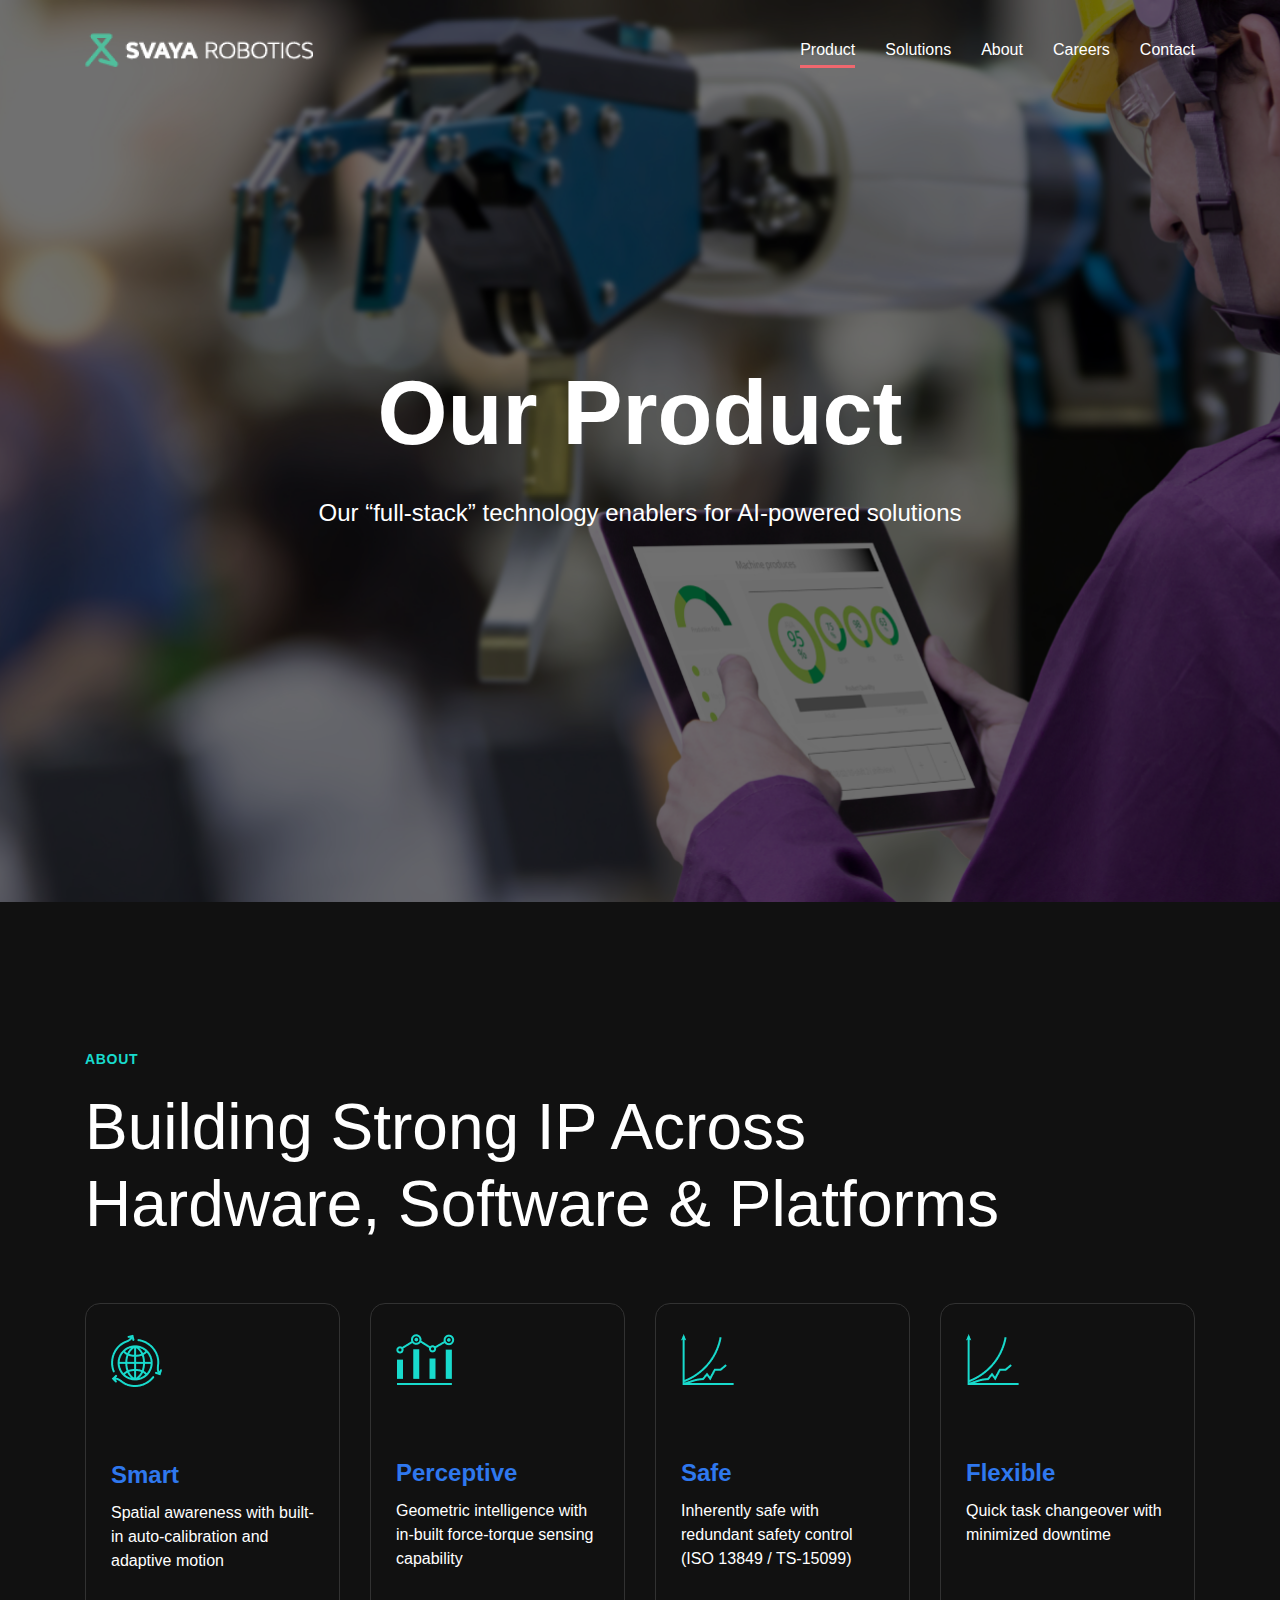
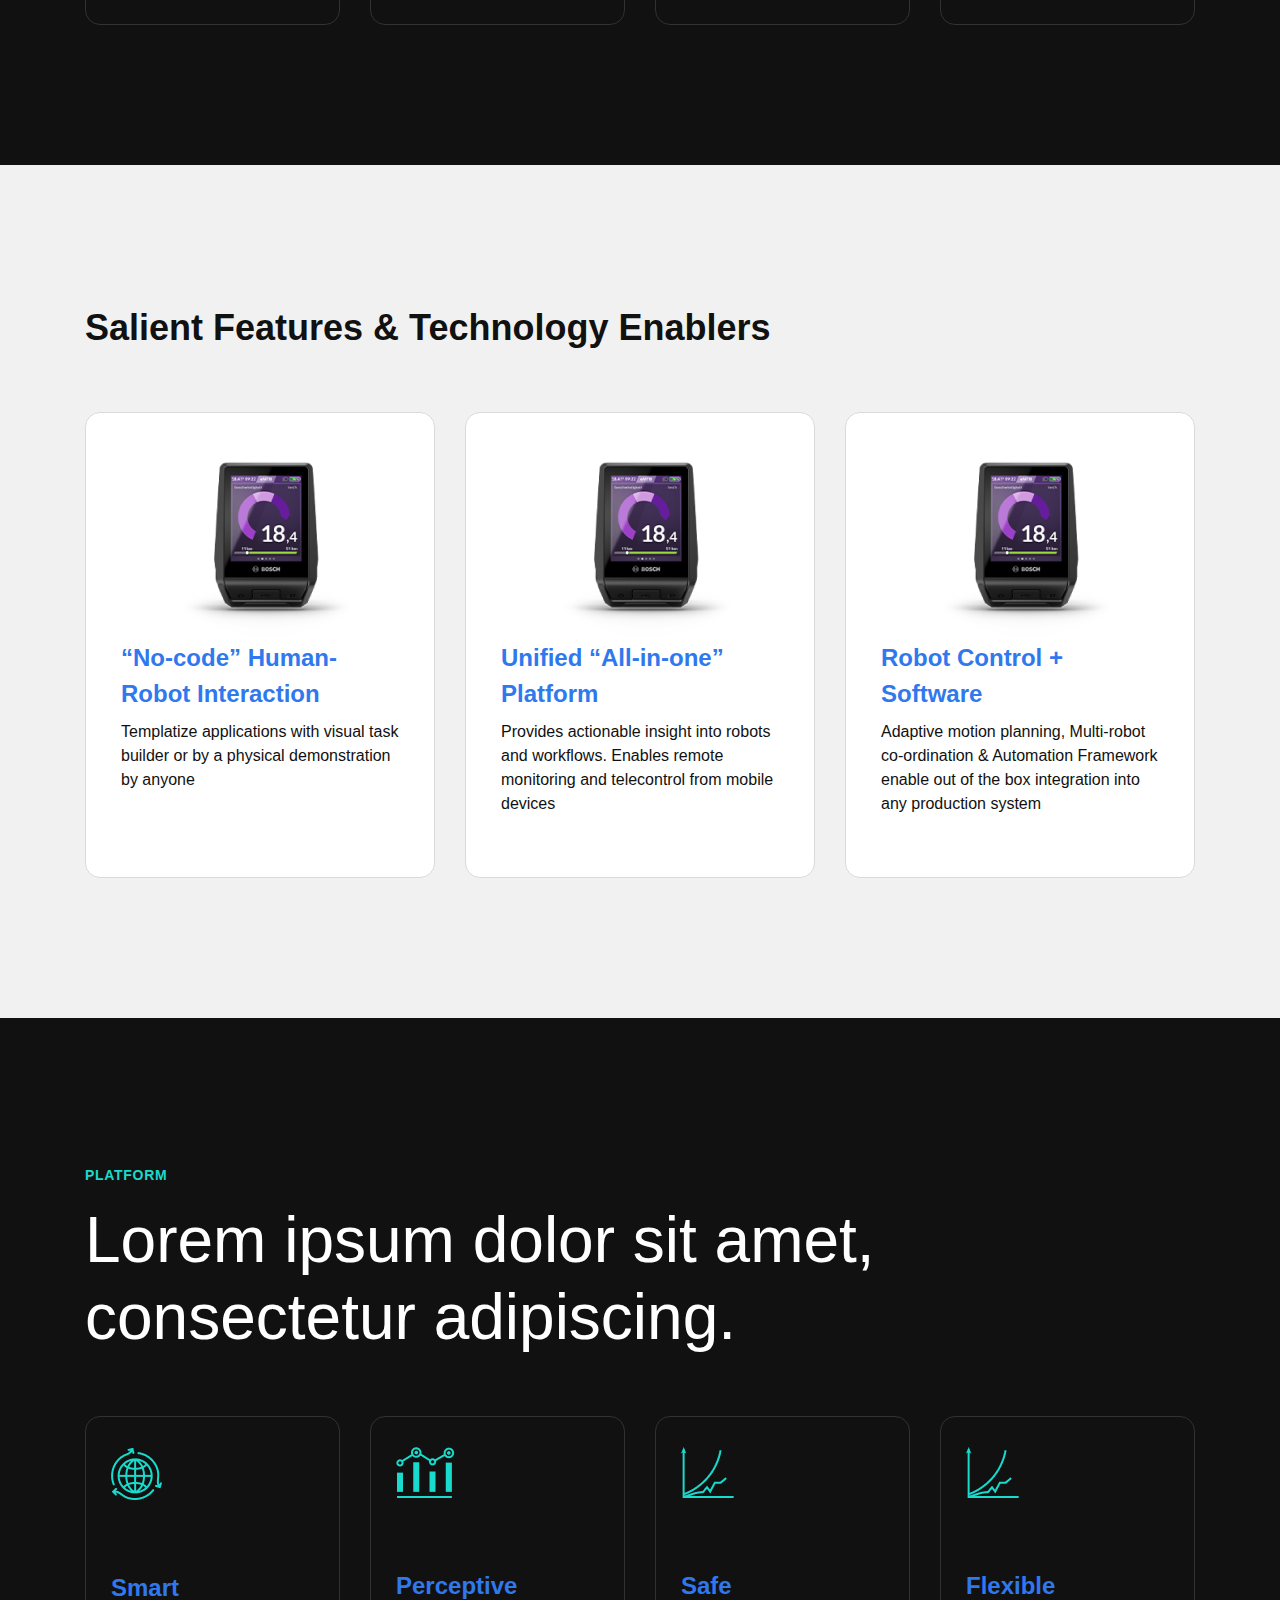
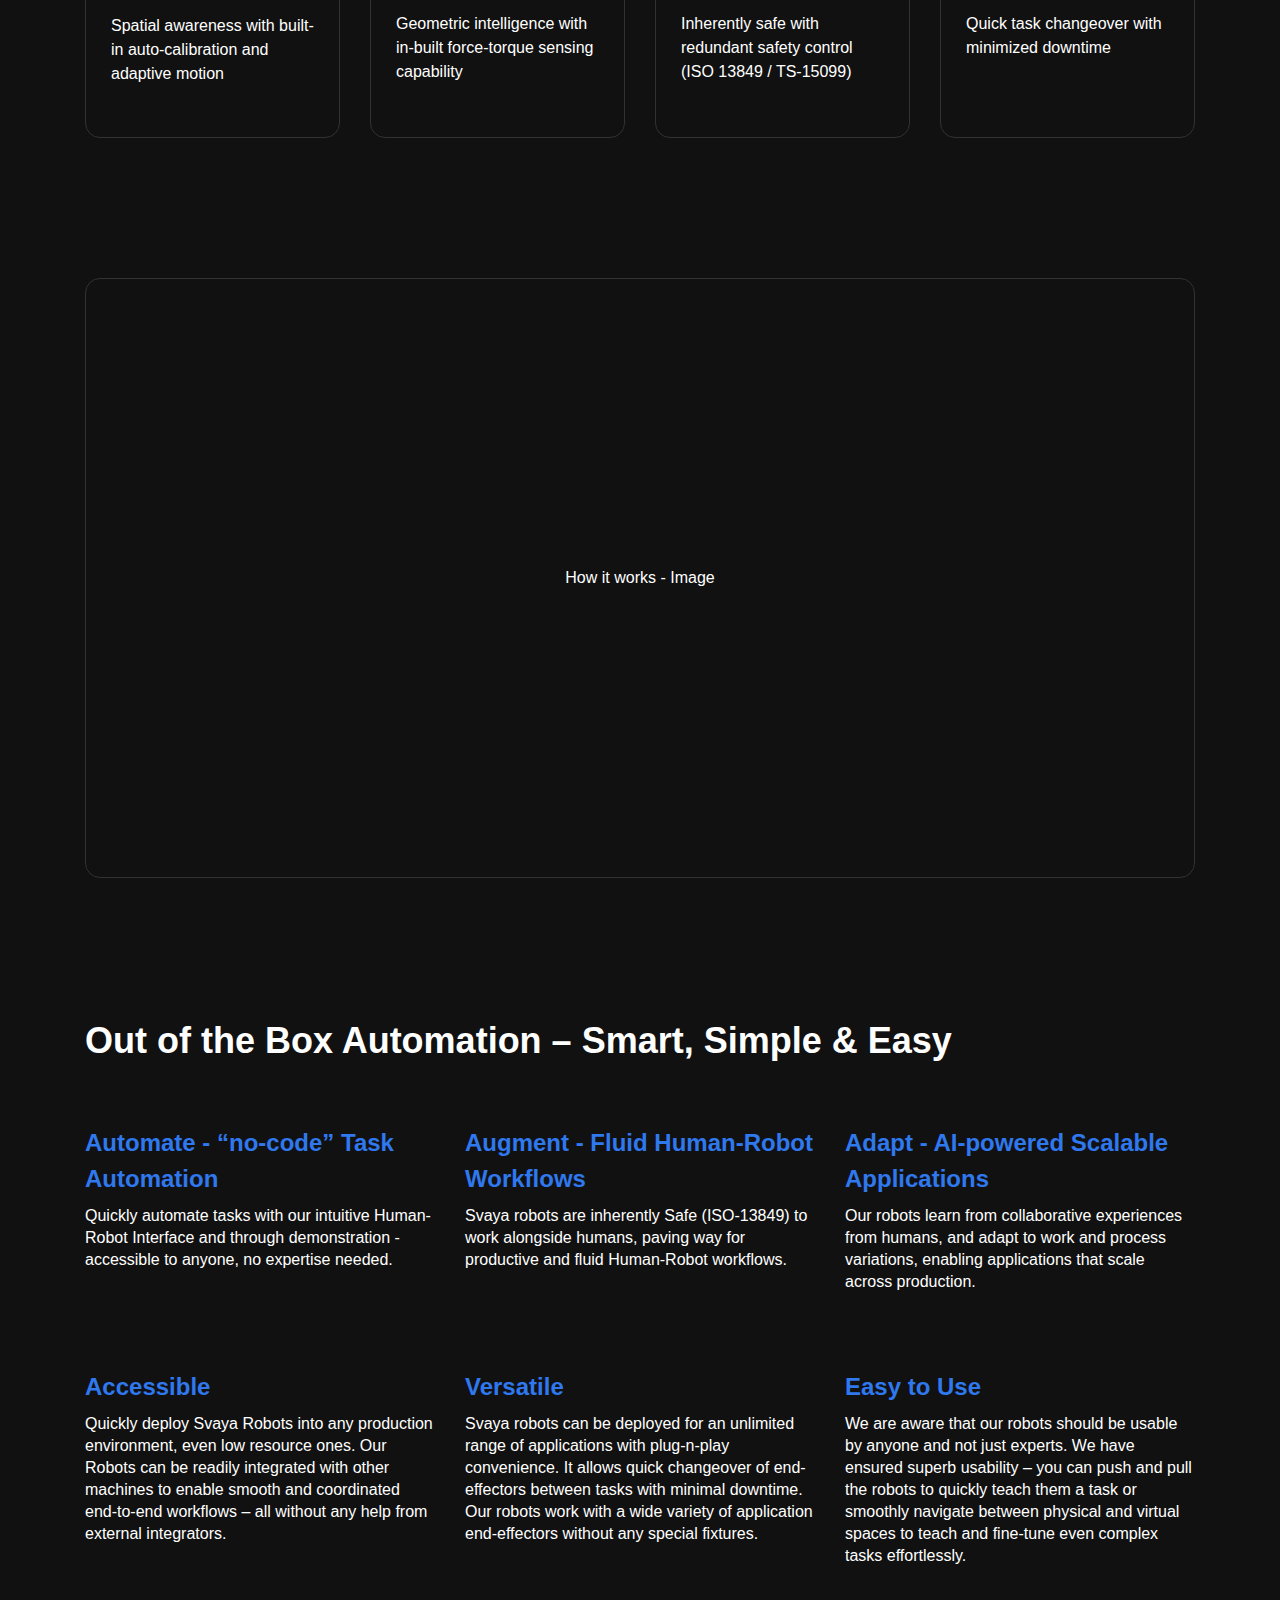
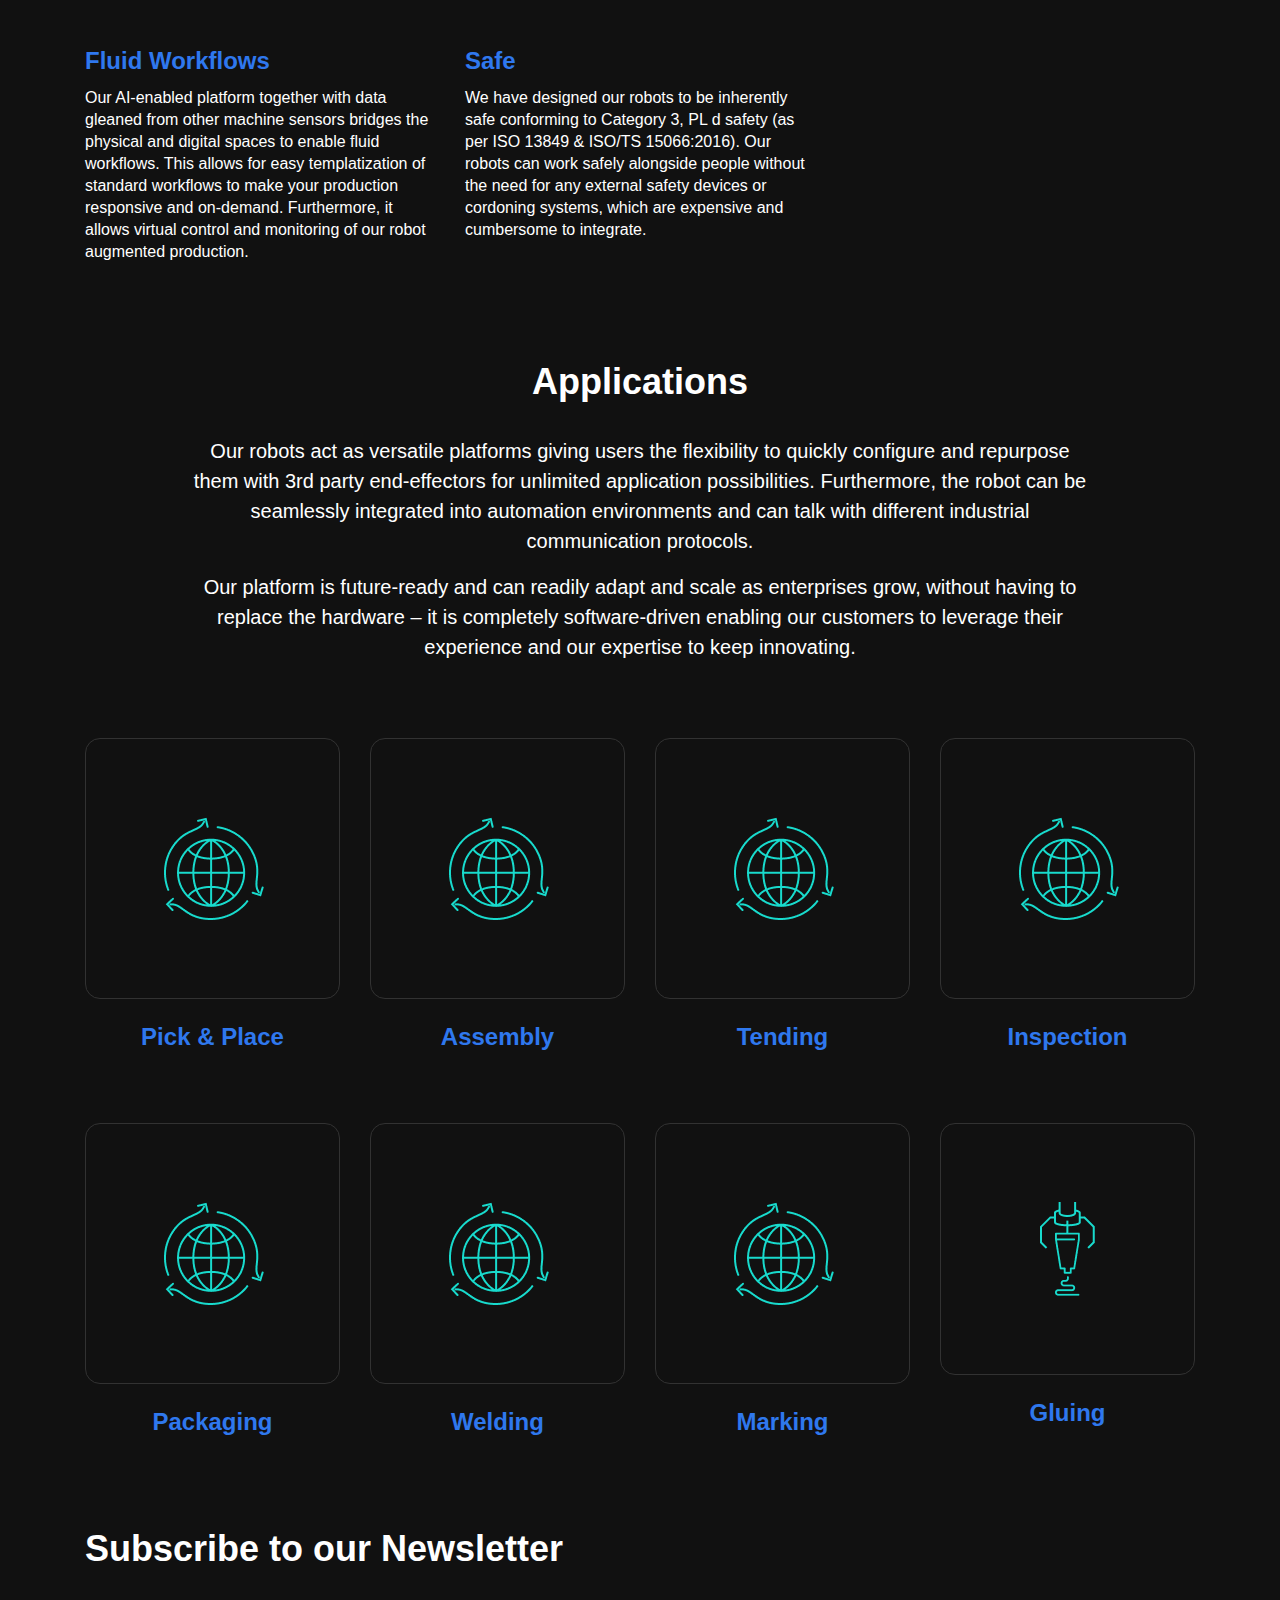
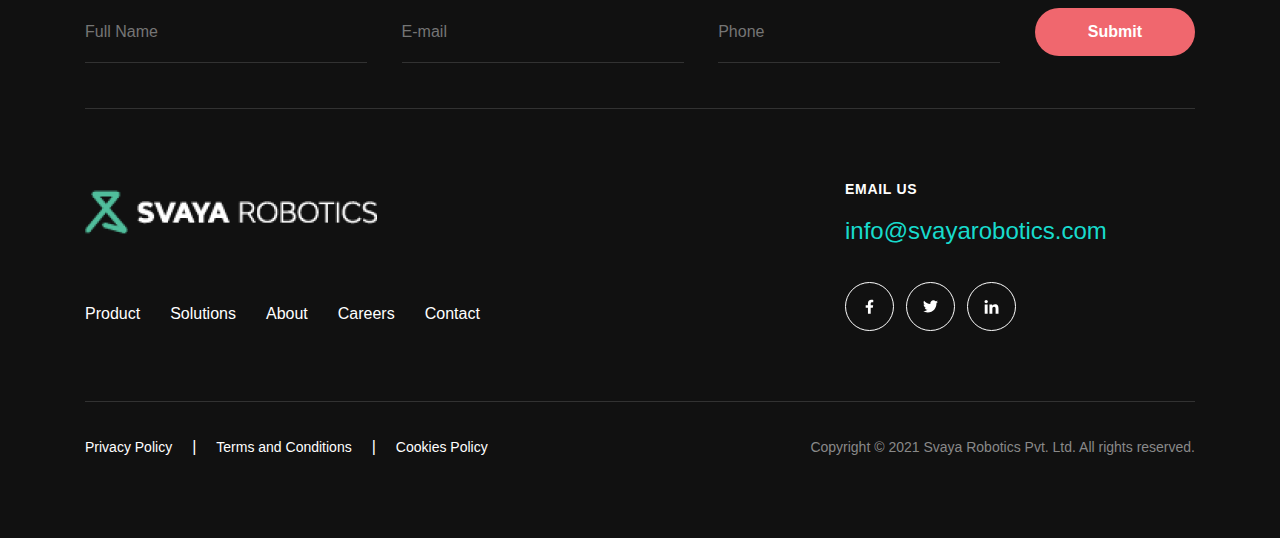
<file: product.html>
<!DOCTYPE html>
<html lang="en">
<head>
    <meta charset="utf-8">
    <title>svaya product</title>
    <meta name="viewport" content="width=device-width, initial-scale=1">
    
    <link rel="stylesheet" href="https://maxcdn.bootstrapcdn.com/bootstrap/4.0.0/css/bootstrap.min.css" crossorigin="anonymous">
    <link href="https://api.fontshare.com/css?f[]=satoshi@400,500,700&display=swap" rel="stylesheet">
    <link rel="stylesheet" type="text/css" href="slick/slick.css"/>

    <script src="https://ajax.googleapis.com/ajax/libs/jquery/3.5.1/jquery.min.js"></script>
    <script src="https://cdnjs.cloudflare.com/ajax/libs/popper.js/1.12.9/umd/popper.min.js" crossorigin="anonymous"></script>
    <script src="https://maxcdn.bootstrapcdn.com/bootstrap/4.0.0/js/bootstrap.min.js" crossorigin="anonymous"></script>
    <script type="text/javascript" src="slick/slick.min.js"></script>
    
    <link rel="stylesheet" href="style/style.css">
    <link rel="stylesheet" href="style/responsive.css">
</head>
<body>
    <header id="header">
        <div class="container">
            <div class="navigation-bar-section">
                <div class="maintitle-logo">
                    <a href="index.html">
                        <img src="images/logo.png" alt="logo">
                    </a>    
                </div>
                <div class="ham-btn">
                    <span class="bar1"></span>
                    <span class="bar2"></span>
                    <span class="bar3"></span>
                </div>
                <div class="navbar">
                    <ul class="navigation">
                        <li><a href="product.html">Product</a></li>
                        <li><a href="solution.html">Solutions</a></li>
                        <li><a href="#about">About</a></li>
                        <li><a href="career.html">Careers</a></li>
                        <li><a href="contact.html">Contact</a></li>
                    </ul>
                </div>
                <nav class="navigation-bar">
                    <ul class="navigation">
                        <li class="active"><a href="product.html">Product</a></li>
                        <li><a href="solution.html">Solutions</a></li>
                        <li><a href="#about">About</a></li>
                        <li><a href="career.html">Careers</a></li>
                        <li><a href="contact.html">Contact</a></li>
                    </ul>
                </nav>
            </div>        
        </div>    
    </header>

    <div class="banner-wrapper">
        <div class="banner-section">
            <div class="container">
                <div class="mainheading-section">
                    <div class="text-center">
                        <h1 class="h1">Our Product</h1>
                        <p class="body-text-1">Our “full-stack” technology enablers for AI-powered solutions</p>
                    </div>
                </div>
            </div>
        </div>
    </div>
    
    <div class="about-section">
        <div class="container">
            <span class="section-label about-label">ABOUT</span>
            <div class="about-heading">
                <h2 class="h2">Building Strong IP Across Hardware, Software & Platforms</h2>
            </div>    
            <div class="row">
                <div class="col-lg-3">
                    <div class="about-card">
                        <img src="images/feature1.png" alt="">
                        <h4 class="h4">Smart</h4>
                        <p>Spatial awareness with built-in auto-calibration and adaptive motion</p>
                    </div>
                </div>
                <div class="col-lg-3">
                    <div class="about-card">
                        <img src="images/feature2.png" alt="">
                        <h4 class="h4">Perceptive</h4>
                        <p>Geometric intelligence with in-built force-torque sensing capability</p>
                    </div>
                </div>
                <div class="col-lg-3">
                    <div class="about-card">
                        <img src="images/feature3.png" alt="">
                        <h4 class="h4">Safe</h4>
                        <p>Inherently safe with redundant safety control (ISO 13849 / TS-15099)</p>
                    </div>
                </div>
                <div class="col-lg-3">
                    <div class="about-card">
                        <img src="images/feature3.png" alt="">
                        <h4 class="h4">Flexible</h4>
                        <p>Quick task changeover with minimized downtime</p>
                    </div>
                </div>
            </div>
        </div>
    </div>

    <div class="bcg-change">
        <div class="container">
            <div class="tech-heading">
                <h3 class="h3">Salient Features & Technology Enablers</h2>
            </div>
            <div class="row">
                <div class="col-lg-4">
                    <div class="tech-card">
                        <img src="images/image7.png" alt="">
                        <h4 class="h4">“No-code” Human-Robot Interaction</h4>
                        <p>Templatize applications with visual task builder or by a physical demonstration by anyone</p>
                    </div>
                </div>
                <div class="col-lg-4">
                    <div class="tech-card">
                        <img src="images/image7.png" alt="">
                        <h4 class="h4">Unified “All-in-one” Platform</h4>
                        <p>Provides actionable insight into robots and workflows. 
                            Enables remote monitoring and telecontrol from mobile devices</p>
                    </div>
                </div>
                <div class="col-lg-4">
                    <div class="tech-card">
                        <img src="images/image7.png" alt="">
                        <h4 class="h4">Robot Control + Software</h4>
                        <p>Adaptive motion planning, Multi-robot co-ordination & 
                            Automation Framework enable out of the box integration into any production system </p>
                    </div>
                </div>
            </div>
        </div>
    </div>

    <div class="platform-section">
        <div class="container">
            <span class="section-label platform-label">PLATFORM</span>
            <div class="platform-heading">
                <h2 class="h2">Lorem ipsum dolor sit amet, consectetur adipiscing.</h2>
            </div>    
            <div class="row">
                <div class="col-lg-3">
                    <div class="about-card">
                        <img src="images/feature1.png" alt="">
                        <h4 class="h4">Smart</h4>
                        <p>Spatial awareness with built-in auto-calibration and adaptive motion</p>
                    </div>
                </div>
                <div class="col-lg-3">
                    <div class="about-card">
                        <img src="images/feature2.png" alt="">
                        <h4 class="h4">Perceptive</h4>
                        <p>Geometric intelligence with in-built force-torque sensing capability</p>
                    </div>
                </div>
                <div class="col-lg-3">
                    <div class="about-card">
                        <img src="images/feature3.png" alt="">
                        <h4 class="h4">Safe</h4>
                        <p>Inherently safe with redundant safety control (ISO 13849 / TS-15099)</p>
                    </div>
                </div>
                <div class="col-lg-3">
                    <div class="about-card">
                        <img src="images/feature3.png" alt="">
                        <h4 class="h4">Flexible</h4>
                        <p>Quick task changeover with minimized downtime</p>
                    </div>
                </div>
            </div>
            <div class="da-image">How it works - Image</div>
        </div>
    </div>

    <div class="automation-section">
        <div class="container">
            <div class="automation-heading">
                <h3 class="h3">Out of the Box Automation – Smart, Simple & Easy</h2>
            </div>
            <div class="row automation-row">
                <div class="col-lg-4">
                    <h4 class="h4">Automate - “no-code” Task Automation</h4>
                    <p class="body-text-3">Quickly automate tasks with our intuitive Human-Robot Interface and through demonstration 
                        - accessible to anyone, no expertise needed.</p>
                </div>
                <div class="col-lg-4">
                    <h4 class="h4">Augment - Fluid Human-Robot Workflows</h4>
                    <p class="body-text-3">Svaya robots are inherently Safe (ISO-13849) to work alongside humans, 
                        paving way for productive and fluid Human-Robot workflows.</p>
                </div>
                <div class="col-lg-4">
                    <h4 class="h4">Adapt - AI-powered Scalable Applications</h4>
                    <p class="body-text-3">Our robots learn from collaborative experiences from humans, 
                        and adapt to work and process variations, enabling applications that scale across production.</p>
                </div>
            </div>
            <div class="row automation-row">
                <div class="col-lg-4">
                    <h4 class="h4">Accessible</h4>
                    <p class="body-text-3">Quickly deploy Svaya Robots into any production environment, even low resource ones. 
                        Our Robots can be readily integrated with other machines to enable smooth and coordinated 
                        end-to-end workflows – all without any help from external integrators.</p>
                </div>
                <div class="col-lg-4">
                    <h4 class="h4">Versatile</h4>
                    <p class="body-text-3">Svaya robots can be deployed for an unlimited range of applications with plug-n-play 
                        convenience. It allows quick changeover of  end-effectors between tasks with minimal downtime. 
                        Our robots work with a wide variety of application end-effectors without any special fixtures. </p>
                </div>
                <div class="col-lg-4">
                    <h4 class="h4">Easy to Use</h4>
                    <p class="body-text-3">We are aware that our robots should be usable by anyone and not just experts. 
                        We have ensured superb usability – you can push and pull the robots to quickly teach them a task or 
                        smoothly navigate between physical and virtual spaces to teach and fine-tune even complex tasks effortlessly.</p>
                </div>
            </div>
            <div class="row automation-row">
                <div class="col-lg-4">
                    <h4 class="h4">Fluid Workflows</h4>
                    <p class="body-text-3">Our AI-enabled platform together with data gleaned from other machine sensors bridges 
                        the physical and digital spaces to enable fluid workflows. This allows for easy templatization of standard 
                        workflows to make your production responsive and on-demand. Furthermore, it allows virtual control and 
                        monitoring of our robot augmented production.</p>
                </div>
                <div class="col-lg-4">
                    <h4 class="h4">Safe</h4>
                    <p class="body-text-3">We have designed our robots to be inherently safe conforming to Category 3, PL d safety 
                        (as per ISO 13849 & ISO/TS 15066:2016). Our robots can work safely alongside people without the need for 
                        any external safety devices or cordoning systems, which are expensive and cumbersome to integrate.</p>
                </div>
            </div>
        </div>
    </div>

    <div class="application-section">
        <div class="container">
            <div class="text-center">
                <h3 class="h3">Applications</h3>
            </div>
            <div class="row justify-content-center app-text">
                <div class="col-lg-10 text-center">
                    <p class="body-text-2">Our robots act as versatile platforms giving users the flexibility to quickly configure and 
                        repurpose them with 3rd party end-effectors for unlimited application possibilities. 
                        Furthermore, the robot can be seamlessly integrated into automation environments and 
                        can talk with different industrial communication protocols.</p>
                    <p class="body-text-2">Our platform is future-ready and can readily adapt and scale as enterprises grow, 
                        without having to replace the hardware – it is completely software-driven enabling 
                        our customers to leverage their experience and our expertise to keep innovating.</p>
                </div>
            </div>
            <div class="row text-center app-row">
                <div class="col-lg-3">
                    <div class="app-card">
                        <img src="images/app1.png" alt="">
                    </div>
                    <h4 class="h4">Pick & Place</h4>
                </div>
                <div class="col-lg-3">
                    <div class="app-card">
                        <img src="images/app1.png" alt="">
                    </div>
                    <h4 class="h4">Assembly</h4>
                </div>
                <div class="col-lg-3">
                    <div class="app-card">
                        <img src="images/app1.png" alt="">
                    </div>
                    <h4 class="h4">Tending</h4>
                </div>
                <div class="col-lg-3">
                    <div class="app-card">
                        <img src="images/app1.png" alt="">
                    </div>
                    <h4 class="h4">Inspection</h4>
                </div>
            </div>
            <div class="row text-center app-row">
                <div class="col-lg-3">
                    <div class="app-card">
                        <img src="images/app1.png" alt="">
                    </div>
                    <h4 class="h4">Packaging</h4>
                </div>
                <div class="col-lg-3">
                    <div class="app-card">
                        <img src="images/app1.png" alt="">
                    </div>
                    <h4 class="h4">Welding</h4>
                </div>
                <div class="col-lg-3">
                    <div class="app-card">
                        <img src="images/app1.png" alt="">
                    </div>
                    <h4 class="h4">Marking</h4>
                </div>
                <div class="col-lg-3">
                    <div class="app-card">
                        <img src="images/app2.png" alt="">
                    </div>
                    <h4 class="h4">Gluing</h4>
                </div>
            </div>
        </div>
    </div>

    <div class="footer-border"></div>

    <div class="newsletter-section">
        <div class="container">
            <div class="newsletter-heading">
                <h3>Subscribe to our Newsletter</h3>
            </div>
            <form action="/action_page.php">
                <div class="newsletter-form">
                    <div class="form-item">
                        <input type="text" id="name" name="name" placeholder="Full Name">
                    </div>
                    <div class="form-item">
                        <input type="email" id="email" name="email" placeholder="E-mail">
                    </div>
                    <div class="form-item">
                        <input type="text" id="phone" name="phone" placeholder="Phone">
                    </div>
                    <div class="form-button">
                        <button type="submit" class="regular-btn-1">Submit</button>
                    </div>
                </div>
            </form>
        </div>
    </div>

    <footer>
        <div class="container">
            <div class="footer-section">                
                <div class="row">
                    <div class="col-lg-8">
                        <div class="maintitle-logo">
                            <a href="index.html">
                                <img src="images/logo2.png" alt="logo">
                            </a>    
                        </div>
                        <nav class="footer-navigation-bar">
                            <ul class="navigation">
                                <li><a href="product.html">Product</a></li>
                                <li><a href="solution.html">Solutions</a></li>
                                <li><a href="#about">About</a></li>
                                <li><a href="career.html">Careers</a></li>
                                <li><a href="contact.html">Contact</a></li>
                            </ul>
                        </nav>
                    </div>
                    <div class="col-lg-4">
                        <p>EMAIL US</p>
                        <span class="email">info@svayarobotics.com</span>
                        <div class="socialmedia-box">
                            <button class="round-btn">
                                <svg width="15" height="15" viewBox="0 0 10 17" fill="none" xmlns="http://www.w3.org/2000/svg">
                                    <path d="M8.71875 9.85767L9.15625 6.98267H6.375V5.10767C6.375 4.29517 6.75 3.54517 8 3.54517H9.28125V1.07642C9.28125 1.07642 8.125 0.857666 7.03125 0.857666C4.75 0.857666 3.25 2.26392 3.25 4.76392V6.98267H0.6875V9.85767H3.25V16.8577H6.375V9.85767H8.71875Z" fill="white"/>
                                </svg>                            
                            </button>
                            <button class="round-btn">
                                <svg width="15" height="15" viewBox="0 0 16 14" fill="none" xmlns="http://www.w3.org/2000/svg">
                                    <path d="M14.3438 3.60767C14.9688 3.13892 15.5312 2.57642 15.9688 1.92017C15.4062 2.17017 14.75 2.35767 14.0938 2.42017C14.7812 2.01392 15.2812 1.38892 15.5312 0.607666C14.9062 0.982666 14.1875 1.26392 13.4688 1.42017C12.8438 0.763916 12 0.388916 11.0625 0.388916C9.25 0.388916 7.78125 1.85767 7.78125 3.67017C7.78125 3.92017 7.8125 4.17017 7.875 4.42017C5.15625 4.26392 2.71875 2.95142 1.09375 0.982666C0.8125 1.45142 0.65625 2.01392 0.65625 2.63892C0.65625 3.76392 1.21875 4.76392 2.125 5.35767C1.59375 5.32642 1.0625 5.20142 0.625 4.95142V4.98267C0.625 6.57642 1.75 7.88892 3.25 8.20142C3 8.26392 2.6875 8.32642 2.40625 8.32642C2.1875 8.32642 2 8.29517 1.78125 8.26392C2.1875 9.57642 3.40625 10.5139 4.84375 10.5452C3.71875 11.4202 2.3125 11.9514 0.78125 11.9514C0.5 11.9514 0.25 11.9202 0 11.8889C1.4375 12.8264 3.15625 13.3577 5.03125 13.3577C11.0625 13.3577 14.3438 8.38892 14.3438 4.04517C14.3438 3.88892 14.3438 3.76392 14.3438 3.60767Z" fill="white"/>
                                </svg>
                            </button>
                            <button class="round-btn">
                                <svg width="15" height="15" viewBox="0 0 14 15" fill="none" xmlns="http://www.w3.org/2000/svg">
                                    <path d="M3.125 14.8574V5.51367H0.21875V14.8574H3.125ZM1.65625 4.26367C2.59375 4.26367 3.34375 3.48242 3.34375 2.54492C3.34375 1.63867 2.59375 0.888672 1.65625 0.888672C0.75 0.888672 0 1.63867 0 2.54492C0 3.48242 0.75 4.26367 1.65625 4.26367ZM13.9688 14.8574H14V9.73242C14 7.23242 13.4375 5.29492 10.5 5.29492C9.09375 5.29492 8.15625 6.07617 7.75 6.79492H7.71875V5.51367H4.9375V14.8574H7.84375V10.2324C7.84375 9.01367 8.0625 7.85742 9.5625 7.85742C11.0625 7.85742 11.0938 9.23242 11.0938 10.3262V14.8574H13.9688Z" fill="white"/>
                                </svg>
                            </button>
                        </div>
                    </div>
                </div>
            </div>
            <div class="copyright-section">
                <div>
                    <a href="#">Privacy Policy</a><span>|</span><a href="#">Terms and Conditions</a><span>|</span><a href="#">Cookies Policy</a>
                </div>
                <div>
                    <p>Copyright © 2021 Svaya Robotics Pvt. Ltd. All rights reserved.</p>
                </div>
            </div>
        </div>    
    </footer>

    <script src="script/script.js"></script>    
</body>
</html>
</file>
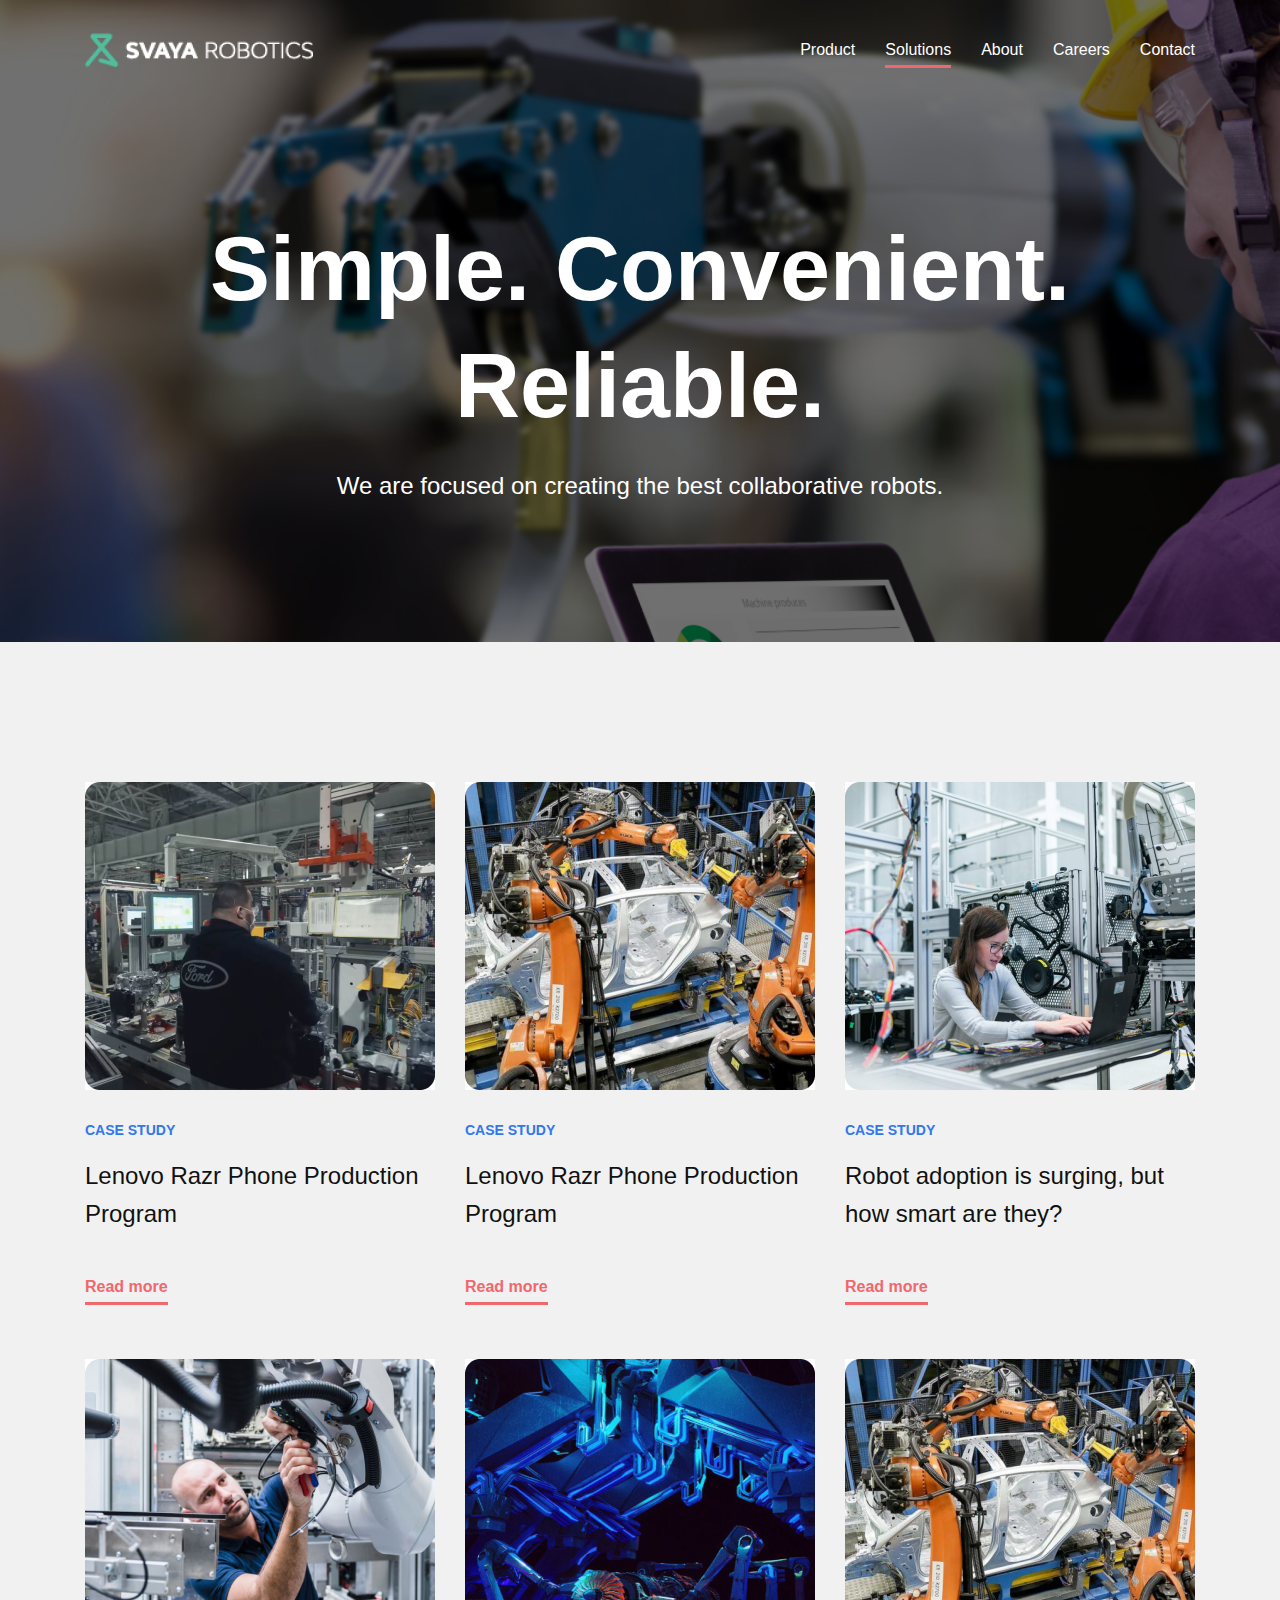
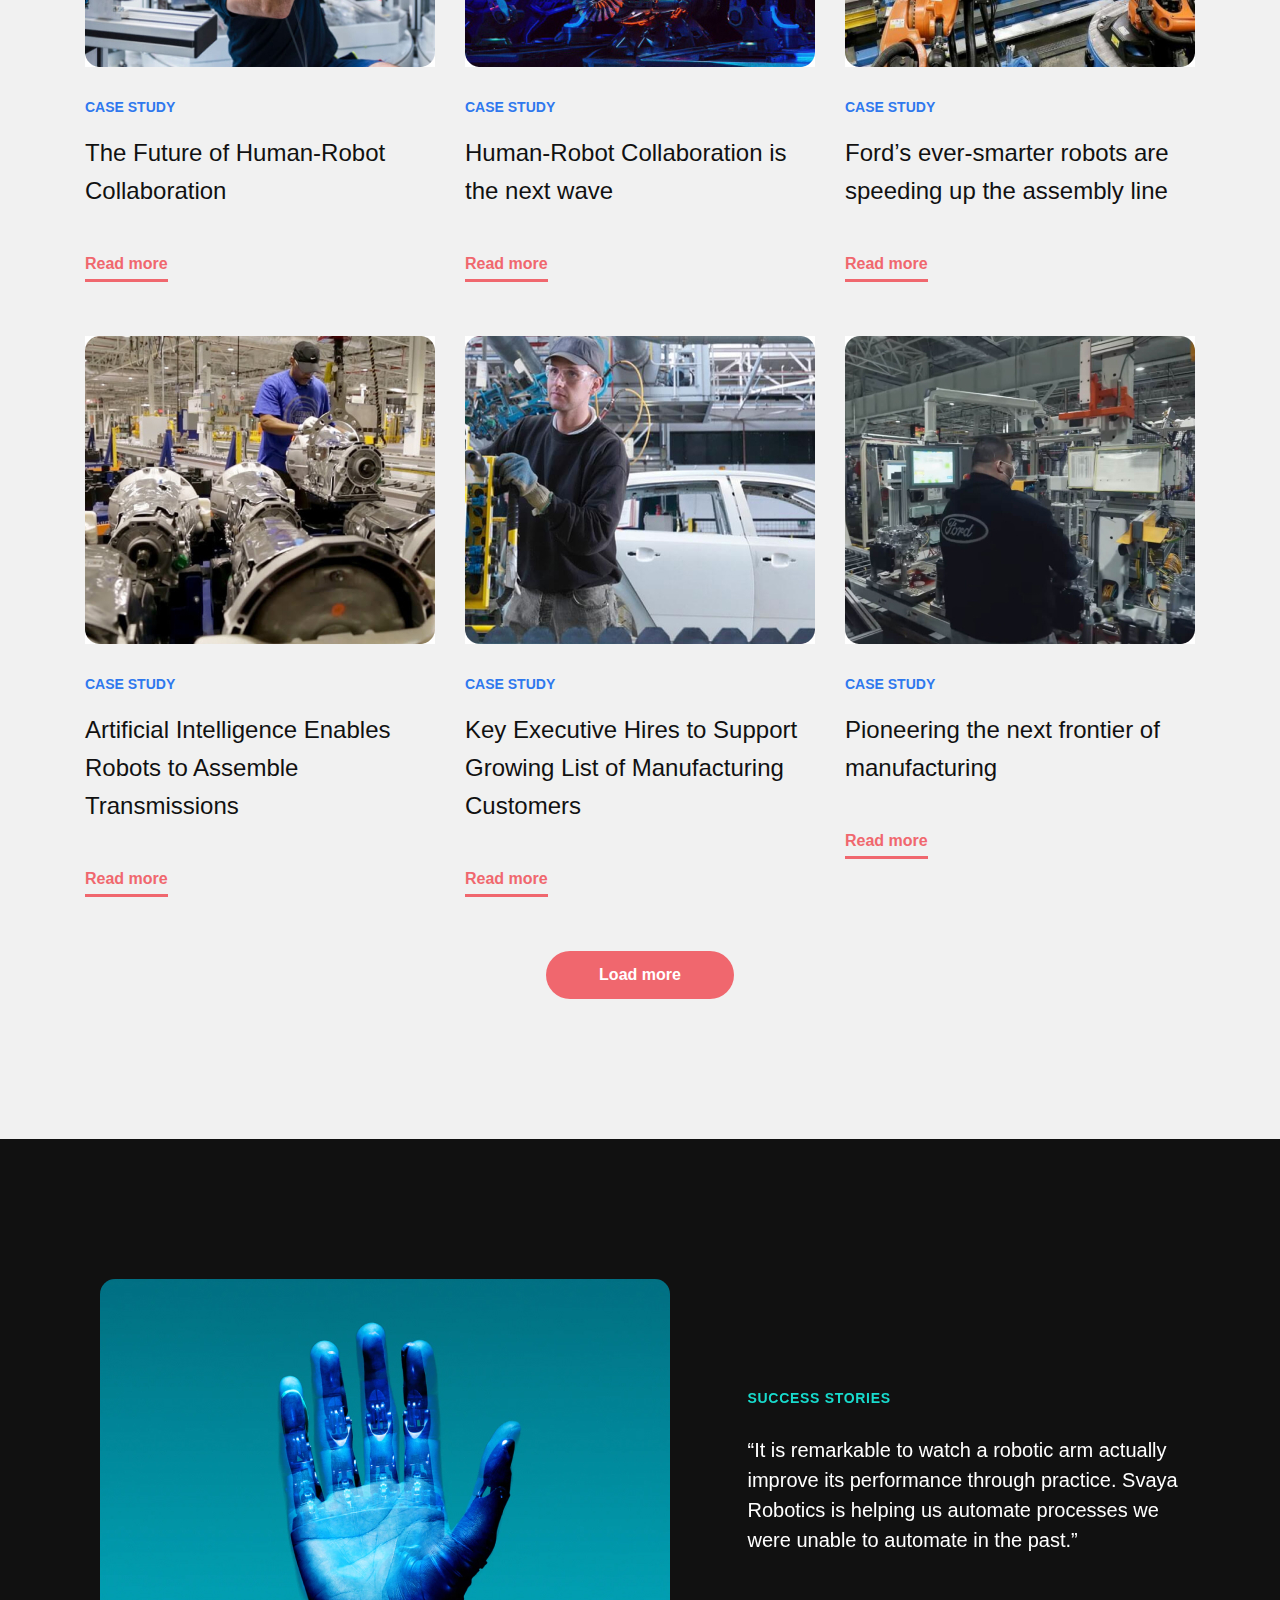
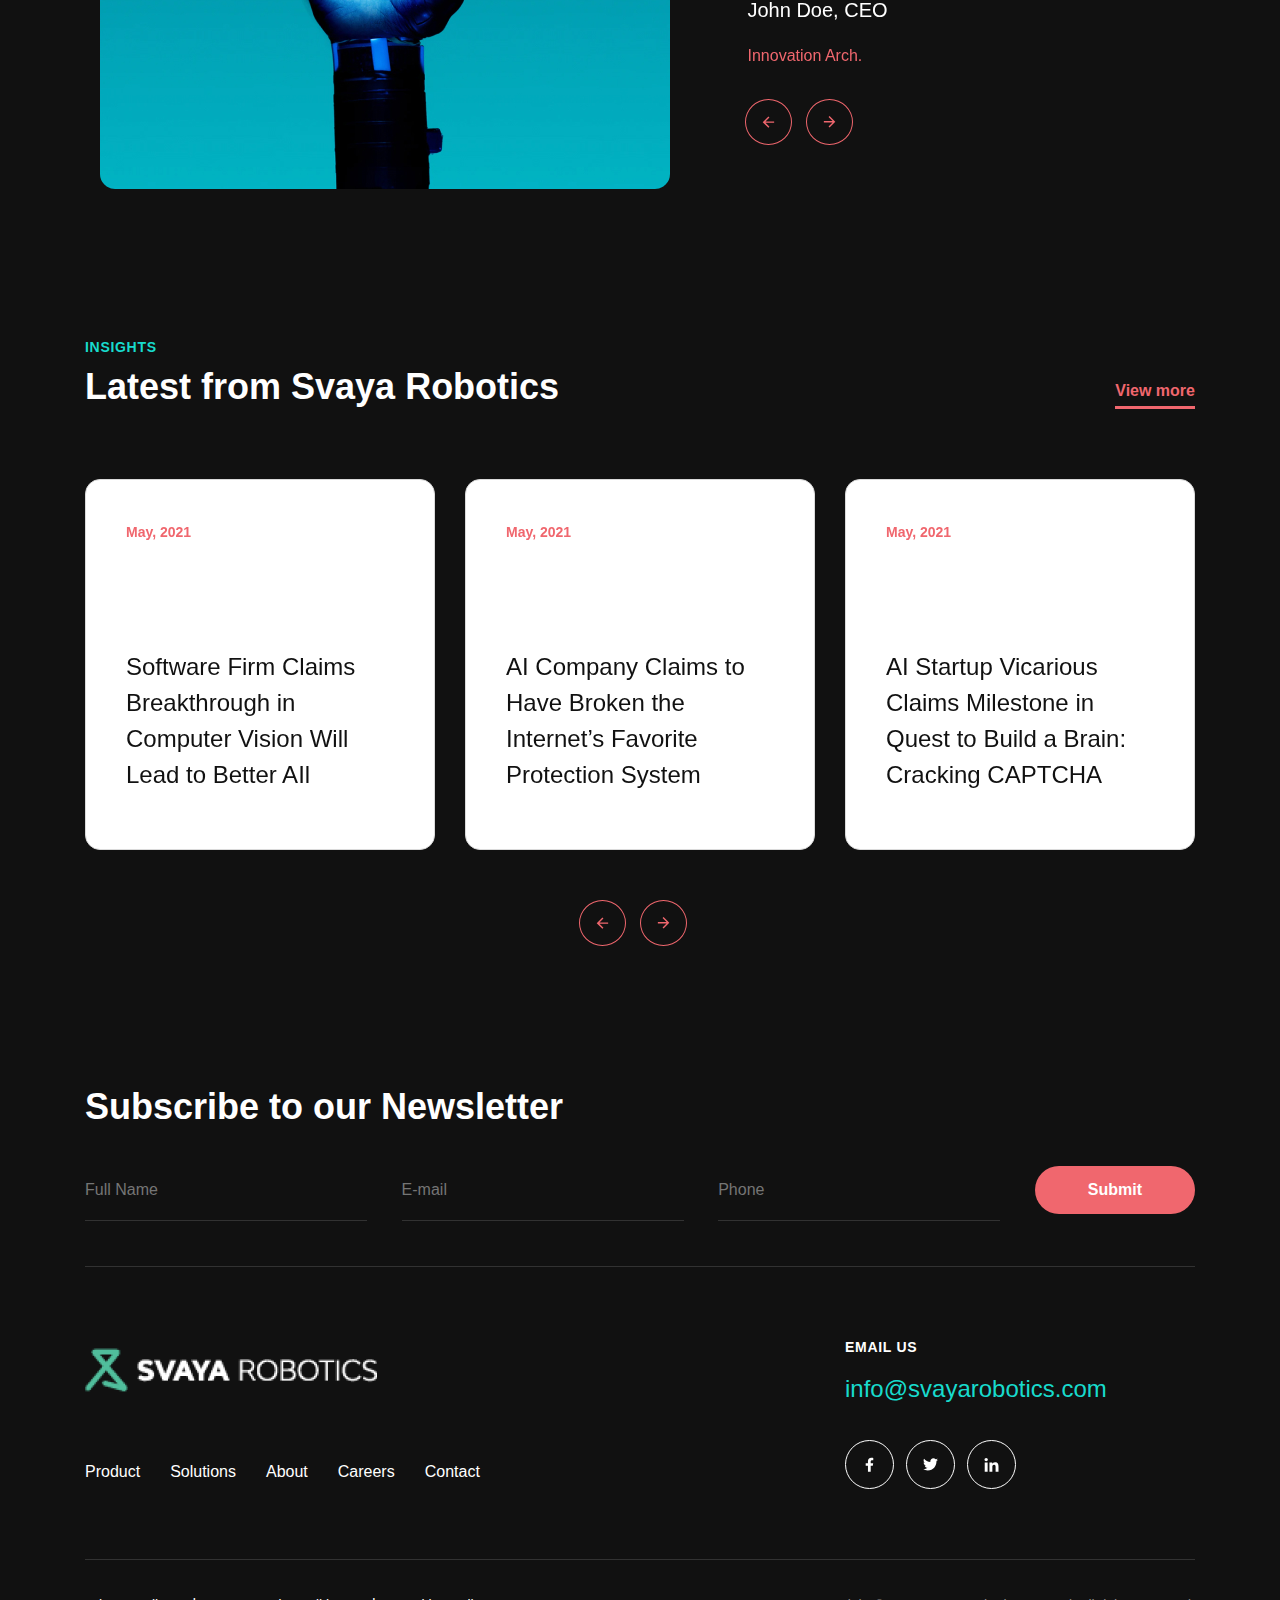
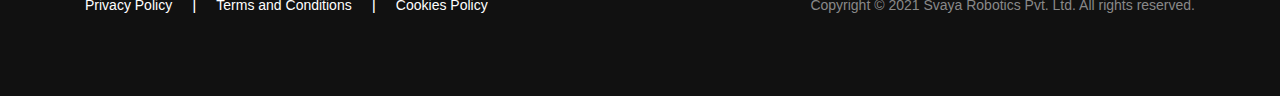
<file: solution.html>
<!DOCTYPE html>
<html lang="en">
<head>
    <meta charset="utf-8">
    <title>svaya solution</title>
    <meta name="viewport" content="width=device-width, initial-scale=1">
    
    <link rel="stylesheet" href="https://maxcdn.bootstrapcdn.com/bootstrap/4.0.0/css/bootstrap.min.css" crossorigin="anonymous">
    <link href="https://api.fontshare.com/css?f[]=satoshi@400,500,700&display=swap" rel="stylesheet">
    <link rel="stylesheet" type="text/css" href="slick/slick.css"/>

    <script src="https://ajax.googleapis.com/ajax/libs/jquery/3.5.1/jquery.min.js"></script>
    <script src="https://cdnjs.cloudflare.com/ajax/libs/popper.js/1.12.9/umd/popper.min.js" crossorigin="anonymous"></script>
    <script src="https://maxcdn.bootstrapcdn.com/bootstrap/4.0.0/js/bootstrap.min.js" crossorigin="anonymous"></script>
    <script type="text/javascript" src="slick/slick.min.js"></script>
    
    <link rel="stylesheet" href="style/style.css">
    <link rel="stylesheet" href="style/responsive.css">
</head>
<body>
    <header id="header">
        <div class="container">
            <div class="navigation-bar-section">
                <div class="maintitle-logo">
                    <a href="index.html">
                        <img src="images/logo.png" alt="logo">
                    </a>    
                </div>
                <div class="ham-btn">
                    <span class="bar1"></span>
                    <span class="bar2"></span>
                    <span class="bar3"></span>
                </div>
                <div class="navbar">
                    <ul class="navigation">
                        <li><a href="product.html">Product</a></li>
                        <li><a href="solution.html">Solutions</a></li>
                        <li><a href="#about">About</a></li>
                        <li><a href="career.html">Careers</a></li>
                        <li><a href="contact.html">Contact</a></li>
                    </ul>
                </div>
                <nav class="navigation-bar">
                    <ul class="navigation">
                        <li><a href="product.html">Product</a></li>
                        <li class="active"><a href="solution.html">Solutions</a></li>
                        <li><a href="#about">About</a></li>
                        <li><a href="career.html">Careers</a></li>
                        <li><a href="contact.html">Contact</a></li>
                    </ul>
                </nav>
            </div>        
        </div>    
    </header>

    <div class="banner-wrapper">
        <div class="banner-section" id="banner-solution">
            <div class="container">
                <div class="mainheading-section">
                    <div class="text-center">
                        <h1 class="h1">Simple. Convenient. Reliable.</h1>
                        <p class="body-text-1">We are focused on creating the best collaborative robots.</p>
                    </div>
                </div>
            </div>
        </div>
    </div>

    <div class="casestudy-section">
        <div class="container">
            <div class="row casestudy-row">
                <div class="col-lg-4">
                    <div class="casestudy-card">
                        <img src="images/image9.jpg" alt="">
                        <p class="casestudy-text">CASE STUDY</p>
                        <p class="casestudy-title">Lenovo Razr Phone Production Program</p>
                        <div class="txt-btn">Read more</div>
                    </div>
                </div>
                <div class="col-lg-4">
                    <div class="casestudy-card">
                        <img src="images/image10.jpg" alt="">
                        <p class="casestudy-text">CASE STUDY</p>
                        <p class="casestudy-title">Lenovo Razr Phone Production Program</p>
                        <div class="txt-btn">Read more</div>
                    </div>
                </div>
                <div class="col-lg-4">
                    <div class="casestudy-card">
                        <img src="images/image11.jpg" alt="">
                        <p class="casestudy-text">CASE STUDY</p>
                        <p class="casestudy-title">Robot adoption is surging, but how smart are they?</p>
                        <div class="txt-btn">Read more</div>
                    </div>
                </div>
            </div>
            <div class="row casestudy-row">
                <div class="col-lg-4">
                    <div class="casestudy-card">
                        <img src="images/image12.jpg" alt="">
                        <p class="casestudy-text">CASE STUDY</p>
                        <p class="casestudy-title">The Future of Human-Robot Collaboration</p>
                        <div class="txt-btn">Read more</div>
                    </div>
                </div>
                <div class="col-lg-4">
                    <div class="casestudy-card">
                        <img src="images/image13.jpg" alt="">
                        <p class="casestudy-text">CASE STUDY</p>
                        <p class="casestudy-title">Human-Robot Collaboration is the next wave</p>
                        <div class="txt-btn">Read more</div>
                    </div>
                </div>
                <div class="col-lg-4">
                    <div class="casestudy-card">
                        <img src="images/image10.jpg" alt="">
                        <p class="casestudy-text">CASE STUDY</p>
                        <p class="casestudy-title">Ford’s ever-smarter robots are speeding up the assembly line</p>
                        <div class="txt-btn">Read more</div>
                    </div>
                </div>
            </div>
            <div class="row casestudy-row">
                <div class="col-lg-4">
                    <div class="casestudy-card">
                        <img src="images/image15.jpg" alt="">
                        <p class="casestudy-text">CASE STUDY</p>
                        <p class="casestudy-title">Artificial Intelligence Enables Robots to Assemble Transmissions</p>
                        <div class="txt-btn">Read more</div>
                    </div>
                </div>
                <div class="col-lg-4">
                    <div class="casestudy-card">
                        <img src="images/image16.jpg" alt="">
                        <p class="casestudy-text">CASE STUDY</p>
                        <p class="casestudy-title">Key Executive Hires to Support Growing List of Manufacturing Customers</p>
                        <div class="txt-btn">Read more</div>
                    </div>
                </div>
                <div class="col-lg-4">
                    <div class="casestudy-card">
                        <img src="images/image17.jpg" alt="">
                        <p class="casestudy-text">CASE STUDY</p>
                        <p class="casestudy-title">Pioneering the next frontier of manufacturing</p>
                        <div class="txt-btn">Read more</div>
                    </div>
                </div>
            </div>
            <div class="row justify-content-center">
                <button type="button" class="regular-btn-1">Load more</button>
            </div>
        </div>
    </div>

    <div class="success-section">
        <div class="container">
            <div class="slick-carousel-2">
                <div class="success-row">
                    <div class="col-lg-7">
                        <img src="images/image8.jpg" alt="success-image">
                    </div>
                    <div class="col-lg-5">
                        <span class="section-label success-label">SUCCESS STORIES</span>
                        <P class="body-text-2 success-text">“It is remarkable to watch a robotic
                            arm actually improve its performance through practice. 
                            Svaya Robotics is helping us automate processes we
                            were unable to automate in the past.”</P>
                        <p class="success-author">John Doe, CEO</p>
                        <p class="success-author-title">Innovation Arch.</p>
                    </div>
                </div>
                <div class="success-row">
                    <div class="col-lg-7">
                        <img src="images/image5.jpg" alt="success-image">
                    </div>
                    <div class="col-lg-5">
                        <span class="section-label success-label">SUCCESS STORIES</span>
                        <P class="body-text-2 success-text">“It is remarkable to watch a robotic
                            arm actually improve its performance through practice. 
                            Svaya Robotics is helping us automate processes we
                            were unable to automate in the past.”</P>
                        <p class="success-author">John Doe, CEO</p>
                        <p class="success-author-title">Innovation Arch.</p>
                    </div>
                </div>
            </div>
            <div class="success-navigation">
                <button class="round-btn" id="slick-previous-2">
                    <svg width="13" height="12" viewBox="0 0 13 12" xmlns="http://www.w3.org/2000/svg">
                        <path d="M6.42854 11.8572L7.43568 10.85L3.44996 6.85718L12.1428 6.85718L12.1428 5.42861L3.44996 5.42861L7.43568 1.43575L6.42854 0.428607L0.71425 6.14289L6.42854 11.8572Z" fill="#F0676E"/>
                    </svg>
                </button>
                <button class="round-btn" id="slick-next-2">
                    <svg width="13" height="12" viewBox="0 0 13 12" xmlns="http://www.w3.org/2000/svg">
                        <path d="M6.57146 0.000183105L5.56432 1.00733L9.55004 5.00018H0.857178V6.42875H9.55004L5.56432 10.4216L6.57146 11.4288L12.2857 5.71447L6.57146 0.000183105Z" fill="white"/>
                    </svg>
                </button>
            </div>
        </div>
    </div>

    <div class="latestinsight-section" id="latestinsight-solution">
        <div class="container">
            <span class="section-label latestinsight-label">INSIGHTS</span>
            <div class="latestnews-heading">
                <h3 class="h3">Latest from Svaya Robotics</h3>
                <div class="txt-btn">View more</div>
            </div>    
            <div class="row slick-carousel">
                <div class="insight-card">
                    <span class="insight-date">May, 2021</span>
                    <p>Software Firm Claims Breakthrough in Computer Vision Will Lead to Better AIl</p>
                </div>            
                <div class="insight-card">
                    <span class="insight-date">May, 2021</span>
                    <p>AI Company Claims to Have Broken the Internet’s Favorite Protection System</p>
                </div>            
                <div class="insight-card">
                    <span class="insight-date">May, 2021</span>
                    <p>AI Startup Vicarious Claims Milestone in Quest to Build a Brain: Cracking CAPTCHA</p>
                </div>               
            </div>
            <div class="latestinsight-navigation">
                <button class="round-btn" id="slick-previous">
                    <svg width="13" height="12" viewBox="0 0 13 12" xmlns="http://www.w3.org/2000/svg">
                        <path d="M6.42854 11.8572L7.43568 10.85L3.44996 6.85718L12.1428 6.85718L12.1428 5.42861L3.44996 5.42861L7.43568 1.43575L6.42854 0.428607L0.71425 6.14289L6.42854 11.8572Z" fill="#F0676E"/>
                    </svg>
                </button>
                <button class="round-btn" id="slick-next">
                    <svg width="13" height="12" viewBox="0 0 13 12" xmlns="http://www.w3.org/2000/svg">
                        <path d="M6.57146 0.000183105L5.56432 1.00733L9.55004 5.00018H0.857178V6.42875H9.55004L5.56432 10.4216L6.57146 11.4288L12.2857 5.71447L6.57146 0.000183105Z" fill="white"/>
                    </svg>
                </button>
            </div>
        </div>
    </div>

    <div class="footer-border"></div>

    <div class="newsletter-section">
        <div class="container">
            <div class="newsletter-heading">
                <h3>Subscribe to our Newsletter</h3>
            </div>
            <form action="/action_page.php">
                <div class="newsletter-form">
                    <div class="form-item">
                        <input type="text" id="name" name="name" placeholder="Full Name">
                    </div>
                    <div class="form-item">
                        <input type="email" id="email" name="email" placeholder="E-mail">
                    </div>
                    <div class="form-item">
                        <input type="text" id="phone" name="phone" placeholder="Phone">
                    </div>
                    <div class="form-button">
                        <button type="submit" class="regular-btn-1">Submit</button>
                    </div>
                </div>
            </form>
        </div>
    </div>

    <footer>
        <div class="container">
            <div class="footer-section">                
                <div class="row">
                    <div class="col-lg-8">
                        <div class="maintitle-logo">
                            <a href="index.html">
                                <img src="images/logo2.png" alt="logo">
                            </a>    
                        </div>
                        <nav class="footer-navigation-bar">
                            <ul class="navigation">
                                <li><a href="product.html">Product</a></li>
                                <li><a href="solution.html">Solutions</a></li>
                                <li><a href="#about">About</a></li>
                                <li><a href="career.html">Careers</a></li>
                                <li><a href="contact.html">Contact</a></li>
                            </ul>
                        </nav>
                    </div>
                    <div class="col-lg-4">
                        <p>EMAIL US</p>
                        <span class="email">info@svayarobotics.com</span>
                        <div class="socialmedia-box">
                            <button class="round-btn">
                                <svg width="15" height="15" viewBox="0 0 10 17" fill="none" xmlns="http://www.w3.org/2000/svg">
                                    <path d="M8.71875 9.85767L9.15625 6.98267H6.375V5.10767C6.375 4.29517 6.75 3.54517 8 3.54517H9.28125V1.07642C9.28125 1.07642 8.125 0.857666 7.03125 0.857666C4.75 0.857666 3.25 2.26392 3.25 4.76392V6.98267H0.6875V9.85767H3.25V16.8577H6.375V9.85767H8.71875Z" fill="white"/>
                                </svg>                            
                            </button>
                            <button class="round-btn">
                                <svg width="15" height="15" viewBox="0 0 16 14" fill="none" xmlns="http://www.w3.org/2000/svg">
                                    <path d="M14.3438 3.60767C14.9688 3.13892 15.5312 2.57642 15.9688 1.92017C15.4062 2.17017 14.75 2.35767 14.0938 2.42017C14.7812 2.01392 15.2812 1.38892 15.5312 0.607666C14.9062 0.982666 14.1875 1.26392 13.4688 1.42017C12.8438 0.763916 12 0.388916 11.0625 0.388916C9.25 0.388916 7.78125 1.85767 7.78125 3.67017C7.78125 3.92017 7.8125 4.17017 7.875 4.42017C5.15625 4.26392 2.71875 2.95142 1.09375 0.982666C0.8125 1.45142 0.65625 2.01392 0.65625 2.63892C0.65625 3.76392 1.21875 4.76392 2.125 5.35767C1.59375 5.32642 1.0625 5.20142 0.625 4.95142V4.98267C0.625 6.57642 1.75 7.88892 3.25 8.20142C3 8.26392 2.6875 8.32642 2.40625 8.32642C2.1875 8.32642 2 8.29517 1.78125 8.26392C2.1875 9.57642 3.40625 10.5139 4.84375 10.5452C3.71875 11.4202 2.3125 11.9514 0.78125 11.9514C0.5 11.9514 0.25 11.9202 0 11.8889C1.4375 12.8264 3.15625 13.3577 5.03125 13.3577C11.0625 13.3577 14.3438 8.38892 14.3438 4.04517C14.3438 3.88892 14.3438 3.76392 14.3438 3.60767Z" fill="white"/>
                                </svg>
                            </button>
                            <button class="round-btn">
                                <svg width="15" height="15" viewBox="0 0 14 15" fill="none" xmlns="http://www.w3.org/2000/svg">
                                    <path d="M3.125 14.8574V5.51367H0.21875V14.8574H3.125ZM1.65625 4.26367C2.59375 4.26367 3.34375 3.48242 3.34375 2.54492C3.34375 1.63867 2.59375 0.888672 1.65625 0.888672C0.75 0.888672 0 1.63867 0 2.54492C0 3.48242 0.75 4.26367 1.65625 4.26367ZM13.9688 14.8574H14V9.73242C14 7.23242 13.4375 5.29492 10.5 5.29492C9.09375 5.29492 8.15625 6.07617 7.75 6.79492H7.71875V5.51367H4.9375V14.8574H7.84375V10.2324C7.84375 9.01367 8.0625 7.85742 9.5625 7.85742C11.0625 7.85742 11.0938 9.23242 11.0938 10.3262V14.8574H13.9688Z" fill="white"/>
                                </svg>
                            </button>
                        </div>
                    </div>
                </div>
            </div>
            <div class="copyright-section">
                <div>
                    <a href="#">Privacy Policy</a><span>|</span><a href="#">Terms and Conditions</a><span>|</span><a href="#">Cookies Policy</a>
                </div>
                <div>
                    <p>Copyright © 2021 Svaya Robotics Pvt. Ltd. All rights reserved.</p>
                </div>
            </div>
        </div>    
    </footer>

    <script src="script/script.js"></script>
</body>
</html>
</file>
<file: style/style.css>
:root{--primary: #18DBCD; --secondary-red: #F0676E; --secondary-blue: #2F78EE;}
*{box-sizing: border-box; margin: 0; padding: 0;}
body{font-family: 'Satoshi', sans-serif; font-size: 16px; color: #FFFFFF; background: #111111;}
button:focus{outline: none;}
input:focus{outline: none;}
textarea:focus{outline: none;}
select:focus{outline: none;}

.h1{font-size: 90px; font-weight: 700; line-height: 1.3em;}
.h2{font-size: 64px; font-weight: 400; line-height: 1.203em;}
.h3{font-size: 36px; font-weight: 700; line-height: 1.305em;}
.h4{font-size: 24px; font-weight: 700; line-height: 1.5em; color: var(--secondary-blue);}
.body-text-1{font-size: 24px; font-weight: 400; line-height: 1.5em;}
.body-text-2{font-size: 20px; font-weight: 400; line-height: 1.5em;}
.body-text-3{font-weight: 500; line-height: 1.375em;}
.section-label{font-size: 14px; font-weight: 700; line-height: 2.429em; letter-spacing: 0.05em; color: var(--primary); display: block;}

.regular-btn-1{cursor: pointer; padding: 13px 53px; font-weight: 700; line-height: 1.375em; display: flex; align-items: center; border-radius: 100px; border: 0; background-color: var(--secondary-red); color: #FFFFFF;}
.regular-btn-1:hover{background-color: #FA7B81;}
.regular-btn-2{cursor: pointer; padding: 13px 53px; font-weight: 700; line-height: 1.5em; display: flex; align-items: center; border-radius: 100px; border: 1px solid var(--secondary-red); background-color: #111111; color: #FFFFFF;}
.regular-btn-2:hover{background-color: var(--secondary-red);}
.round-btn{cursor: pointer; padding: 16px; font-weight: 700; line-height: 1.5em; display: flex; align-items: center; border-radius: 50%; border: 1px solid var(--secondary-red); background-color: #111111; color: #FFFFFF;}
.round-btn:hover{background-color: var(--secondary-red);}
.txt-btn{cursor:pointer; display: inline-block; position: relative; font-size: 16px; font-weight: 700; line-height: 1em; color: var(--secondary-red); background-color: #111111;}
.txt-btn::after{content: ''; position: absolute; bottom: -10px; left: 0; height: 3px; width: 100%;  background-color: var(--secondary-red);}
.txt-btn:hover::after{transform: scaleX(0); transform-origin: bottom left; transition: transform .3s ease-out;}

#header{position: absolute; top: 0; left: 0; width: 100%; z-index: 100;}
.navigation-bar-section{position: relative; display: flex; align-items: center; padding: 32px 0;}
.navigation-bar-section .navigation-bar{margin: 0 0 0 auto;}
.navigation-bar .navigation{list-style-type: none; margin: 0; padding: 0;}
.navigation-bar li{float: left; margin-left: 30px; position: relative;}
.navigation-bar li.active::after{content: ''; position: absolute; bottom: -6px; left: 0; height: 3px; width: 100%;  background-color: var(--secondary-red);}
.navigation-bar li a{display: inline-block; position: relative; font-size: 16px; font-weight: 500; line-height: 1em; text-align: center; text-decoration: none; color: #FFFFFF;}
.navigation-bar li a::after{content: ''; position: absolute; bottom: -10px; left: 0; height: 3px; width: 100%; transform: scaleX(0); transform-origin: bottom right; transition: transform .3s ease-out; background-color: var(--secondary-red);}
.navigation-bar li a:hover::after{transform: scaleX(1); transform-origin: bottom left;}
.ham-btn{display: none;}
.navbar{display: none;}

.banner-section{background-image: url(../images/bannerimage.png); background-repeat: no-repeat; min-height: 900px; background-size: cover; background-position: center center;}
#banner-career{background-image: url(../images/bannerimage2.png); background-repeat: no-repeat; min-height: 900px; background-size: cover;}
#banner-solution{background-image: url(../images/bannerimage3.png); background-repeat: no-repeat; min-height: 600px; background-size: cover;}
#banner-contact{background-color: #111111;}
.banner-section .mainheading-section{padding: 355px 0 355px;}
#banner-solution .mainheading-section{padding: 211px 0 122px;}
#banner-contact .mainheading-section{padding: 194px 0 60px;}
#banner-contact .contact-row{margin-bottom: 152px;}
#banner-contact .contact-card{padding: 30px; display: flex; align-items: flex-start; border-radius: 15px; position: relative; height: 100%; background-color: #FFFFFF;}
.contact-card .contact-image{margin-right: 30px; margin-top: 35px;}
.contact-card h4{font-size: 24px; font-weight: 700; line-height: 1.583; color: #111111;}
.contact-card p{color: #111111;}
.mainheading-section p{padding-top: 15px;}

.aboutus-section{margin: 140px 0;}
.aboutus-section .aboutus-label{margin-bottom: 13px;}
.aboutus-section .aboutus-text{max-width: 400px; margin: 40px 0;}
.aboutus-section .aboutus-details{margin-bottom: 24px; padding-bottom: 30px; border-bottom: 1px solid #323232;}
.aboutus-section .aboutus-details h2{font-size: 64px; font-weight: 500; line-height: 1.125em; color: var(--secondary-blue);}
.aboutus-section .aboutus-detail h2{font-size: 64px; font-weight: 500; line-height: 1.125em; color: var(--secondary-blue);}

.product-section{margin-bottom: 100px;}
.product-section .product-label{margin-bottom: 10px;}
.product-section .product-text{margin: 30px 0 40px;}

.feature-section{margin-bottom: 140px;}
.feature-section .feature-card{padding: 40px 35px; border: 1px solid #323232; border-radius: 15px; position: relative; height: 100%;}
.feature-card img{margin-bottom: 25px;}

.howitworks-section img{border-radius: 15px;}
.howitworks-section .container{padding: 70px 0; border-top: 1px solid #323232; border-bottom: 1px solid #323232;}
.howitworks-section .howitworks-label{margin-bottom: 10px;}
.howitworks-section .howitworks-text{margin: 30px 0 40px;}
.howitworks-section .howitworks-image{position: relative;}
.howitworks-section .howitworks-image > img{opacity: .5;}
.howitworks-image .play-button{position: absolute; top: 50%; left: 50%; transform:translate(-8px,-45px);}

.success-section{margin: 140px 0;}
.success-section .container{position: relative;}
.success-section img{border-radius: 15px;}
.success-section .success-label{margin-bottom: 20px;}
.success-section .success-row{display: flex; align-items: center;}
.success-section .success-text{margin-bottom: 40px;}
.success-section .success-author{font-size: 20px; font-weight: 500; line-height: 1.5em;}
.success-section .success-author-title{font-weight: 500; line-height: 1.875em; color: var(--secondary-red);}
.success-navigation .round-btn {margin-right: 14px;}
.success-navigation .round-btn svg path{fill: var(--secondary-red);}
.success-navigation .round-btn:hover svg path{fill: #FFFFFF;}
.success-section .success-navigation{position: absolute; bottom: 45px; left: 675px; display: flex; align-items: center; justify-content: center;}

#latestinsight-solution {margin-bottom: 140px;}
.latestinsight-section .latestnews-heading{margin-bottom: 60px; display: flex; align-items: center; justify-content: space-between;}
.latestinsight-section .insight-card{padding: 40px; position: relative; height: 100%; border: 1px solid #DADADA; border-radius: 15px; background-color: #FFFFFF; color: #111111;}
.insight-card span{font-size: 14px; font-weight: 700; line-height: 1.5em; color: var(--secondary-red);}
.insight-card p{font-size: 24px; font-weight: 500; line-height: 1.5em; padding-top: 105px;}
.insight-card:hover{background-color: var(--secondary-blue); color: #FFFFFF; border: 0;}
.insight-card:hover span{color: #FFFFFF;}
.latestinsight-section .latestinsight-navigation{margin-top: 50px; display: flex; align-items: center; justify-content: center;}
.latestinsight-navigation .round-btn {margin-right: 14px;}
.latestinsight-navigation .round-btn svg path{fill: var(--secondary-red);}
.latestinsight-navigation .round-btn:hover svg path{fill: #FFFFFF;}
.slick-carousel .slick-track{display: flex !important;}
.slick-carousel .slick-track .slick-slide{height: inherit !important; margin: 0 15px;}

.career-section{margin: 140px 0;}
.career-section img{border-radius: 15px;}
.career-section .career-label{margin-bottom: 10px;}
.career-section .career-text{margin: 30px 0 40px;}

.newsletter-section{margin: 45px 0;}
.newsletter-section .newsletter-heading{margin-bottom: 32px;}
.newsletter-section .newsletter-heading h3{font-size: 36px; font-weight: 700; line-height: 1.167em;}
.newsletter-section .newsletter-form{display: flex; align-items: center; justify-content: space-between;}
.newsletter-form input{padding: 18px 0; display: inline-block; border: 0; border-bottom: 1px solid #323232; width: 282px; background-color: #111111; color: #FFFFFF;}
.newsletter-form input:-ms-input-placeholder{color: #757575;}
.newsletter-form input::placeholder{color: #757575;}
.newsletter-form input:hover{border-color: #FFFFFF;}
.newsletter-form input:hover:-ms-input-placeholder{color: #FFFFFF;}
.newsletter-form input:hover::placeholder{color: #FFFFFF;}

.footer-section{border-top: 1px solid #323232; border-bottom: 1px solid #323232;}
.footer-section .maintitle-logo{margin: 79px 0 71px;}
.footer-navigation-bar .navigation{list-style-type: none; margin: 0; padding: 0;}
.footer-navigation-bar li{float: left; margin-right: 30px; position: relative;}
.footer-navigation-bar li a{font-size: 16px; font-weight: 500; line-height: 1em; text-align: center; text-decoration: none; display: block; color: #FFFFFF;}
.footer-navigation-bar li a::after{content: ''; position: absolute; bottom: -10px; left: 0; height: 3px; width: 100%; transform: scaleX(0); transform-origin: bottom right; transition: transform .3s ease-out; background-color: var(--secondary-red);}
.footer-navigation-bar li a:hover::after{transform: scaleX(1); transform-origin: bottom left;}
.footer-section p{margin: 70px 0 10px; font-size: 14px; font-weight: 700; letter-spacing: .05em;}
.footer-section .email{font-size: 24px; font-weight: 500; line-height: 1.75em; color: var(--primary);}
.footer-section .socialmedia-box{display: flex; align-items: center; margin: 30px 0 70px;}
.socialmedia-box .round-btn{margin-right: 12px; border-color: #FFFFFF;}
.socialmedia-box .round-btn:hover{border-color: var(--secondary-red);}
.copyright-section{display: flex; justify-content: space-between; margin: 30px 0 60px;}
.copyright-section a{text-decoration: none; font-size: 14px; line-height: 2.143em; color: #FFFFFF;}
.copyright-section a:hover{color: var(--secondary-red);}
.copyright-section span{display: inline-block; margin: 0 20px;}
.copyright-section p{font-size: 14px; line-height: 2.143em; color: #898989;}

.about-section{margin: 140px 0;}
.about-section .about-label{margin-bottom: 13px;}
.about-section .about-heading{max-width: 1000px; margin-bottom: 60px;}
.about-section .about-card{padding: 30px 25px 35px; border: 1px solid #323232; border-radius: 15px; position: relative; height: 100%;}
.about-card img{margin-bottom: 70px;}

.bcg-change{padding: 140px 0; background-color: #F1F1F1; color: #111111;}
.bcg-change .tech-heading{margin-bottom: 60px;}
.bcg-change .tech-card{padding: 40px 35px 45px; border: 1px solid #DADADA; border-radius: 15px; position: relative; height: 100%; background-color: #FFFFFF;}
.tech-card img{padding-left: 32px;}

.platform-section{margin: 140px 0;}
.platform-section .platform-label{margin-bottom: 10px;}
.platform-section .platform-heading{margin-bottom: 60px;}
.platform-section .about-card{padding: 30px 25px 35px; border: 1px solid #323232; border-radius: 15px; position: relative; height: 100%;}
.about-card img{margin-bottom: 70px;}

.da-image{margin: 140px 0; min-height: 600px; border-radius: 15px; border: 1px solid #323232; display: flex; align-items: center; justify-content: center;}

.automation-section .automation-heading{margin-bottom: 60px;}
.automation-section .automation-row{margin-bottom: 60px;}

.application-section{margin: 80px 0;}
.application-section .app-text{margin: 30px 0 60px;}
.application-section .app-row{margin-bottom: 60px;}
.application-section .app-card{margin-bottom: 20px; padding: 78px; border-radius: 15px; border: 1px solid #323232;}

.casestudy-section {padding: 140px 0; background-color: #F1F1F1;}
.casestudy-section .casestudy-row{margin-bottom: 60px;}
.casestudy-section .casestudy-card .casestudy-text{margin-top: 30px; font-size: 14px; font-weight: 700; line-height: 1.5em; color: var(--secondary-blue);}
.casestudy-section .casestudy-card .casestudy-title{font-size: 24px; font-weight: 500; line-height: 1.583em; color: #111111;}
.casestudy-card .txt-btn{margin-top: 30px; background-color: #F1F1F1;}

.upper-section{margin: 140px 0;}
.upper-section .upper-text{margin-top: 30px;}

.vacancy-section .vacancy-heading{margin-bottom: 30px;}
.vacancy-section .vacancy-table table tr{height: 100px; border-collapse: collapse; border-top: thin solid #323232; border-bottom: thin solid #323232;}
.vacancy-table .regular-btn-2{font-size: 16px; padding: 12px 27px;}

.applynow-section{margin: 140px 0;}
.applynow-section .applynow-text{margin: 30px 0 60px;}
.application-form .appform-row{margin-bottom: 12px;}
.application-form input{padding: 18px 0; display: inline-block; border: 0; border-bottom: 1px solid #323232; width: 100%; background-color: #111111; color: #FFFFFF;}
.application-form input:-ms-input-placeholder{color: #757575;}
.application-form input::placeholder{color: #757575;}
.application-form input:hover{border-color: #FFFFFF;}
.application-form input:hover:-ms-input-placeholder{color: #FFFFFF;}
.application-form input:hover::placeholder{color: #FFFFFF;}
.application-form textarea{resize: none; padding: 18px 0; display: inline-block; border: 0; border-bottom: 1px solid #323232; width: 100%; background-color: #111111; color: #FFFFFF;}
.application-form textarea:-ms-input-placeholder{color: #757575;}
.application-form textarea::placeholder{color: #757575;}
.application-form textarea:hover{border-color: #FFFFFF;}
.application-form textarea:hover:-ms-input-placeholder{color: #FFFFFF;}
.application-form textarea:hover::placeholder{color: #FFFFFF;}
.application-form #myfile{display: none;}
.application-form .file-label{display: flex; align-items: center; font-weight: 700;}
.file-label .label-text{margin-left: 10px;}
.application-form .file-info{font-size: 14px; line-height: 1.571em; color: #FDFDFD;}
.application-form .regular-btn-1{padding: 13px 32px;}
.application-form .captcha{margin-left: -40px;}
.application-form .appform-submitrow{margin-top: 56px;}

.contactus-section{padding: 140px 0; background-color: #F1F1F1;}
.contactus-section h3{margin-bottom: 60px; font-size: 36px; font-weight: 700; line-height: 1.361em; color: #111111;}
.contactus-form .appform-row{margin-bottom: 12px;}
.contactus-form select{padding: 18px 0; display: inline-block; border: 0; border-bottom: 1px solid #323232; width: 100%; background-color: #F1F1F1; color: #757575;}
.contactus-form select:hover{border-color: #111111;}
.contactus-form input{padding: 18px 0; display: inline-block; border: 0; border-bottom: 1px solid #323232; width: 100%; background-color: #F1F1F1}
.contactus-form input:-ms-input-placeholder{color: #757575;}
.contactus-form input::placeholder{color: #757575;}
.contactus-form input:hover{border-color: #111111;}
.contactus-form input:hover:-ms-input-placeholder{color: #111111;}
.contactus-form input:hover::placeholder{color: #111111;}
.contactus-form textarea{resize: none; padding: 18px 0; display: inline-block; border: 0; border-bottom: 1px solid #323232; width: 100%; background-color: #F1F1F1}
.contactus-form textarea:-ms-input-placeholder{color: #757575;}
.contactus-form textarea::placeholder{color: #757575;}
.contactus-form textarea:hover{border-color: #111111;}
.contactus-form textarea:hover:-ms-input-placeholder{color: #111111;}
.contactus-form textarea:hover::placeholder{color: #111111;}
.contactus-form .captcha{margin-left: -25px;}
</file>
<file: style/responsive.css>
@media screen and (max-width: 576px) {
    .h1{font-size: 64px;}
    .h2{font-size: 36px;}
    .h3{font-size: 24px;}
    .txt-btn::after{bottom: -5px}

    .navigation-bar{display: none;}
    .ham-btn{margin: 0 0 0 auto; height: 50px; width: 50px; padding: 10px; display: flex; justify-content: space-evenly; align-items: center; flex-direction: column; cursor: pointer; background: transparent;}
    .ham-btn .bar1, .ham-btn .bar2, .ham-btn .bar3{height: 2px; width: 100%; display: block; background: #DADADA; transition: 0.3s all;}
    .close-btn{position: relative; margin: 0 0 0 auto; height: 50px; width: 50px; padding: 10px; display: flex; justify-content: space-evenly; align-items: center; flex-direction: column; cursor: pointer; background: transparent;}
    .close-btn .bar1{-webkit-transform: rotate(-45deg) translate(-3.5px, 3.5px); transform: rotate(-45deg) translate(-3.5px, 3.5px);}
    .close-btn .bar2{display: none;}
    .close-btn .bar3{-webkit-transform: rotate(45deg) translate(-3.5px, -3.5px); transform: rotate(45deg) translate(-3.5px, -3.5px);}

    .open-navbar{position: absolute; top: 82px; right: 0; display: flex; justify-content: center; align-items: center; z-index: 100; background: #DADADA; box-shadow: 0 0 5px #323232; transition: all 1s ease-in;}
    .open-navbar .navigation{list-style-type: none; margin: 0; padding: 0; overflow: hidden;}
    .open-navbar li{padding: 1em 0;}
    .open-navbar li a{font-weight: 500; line-height: 19px; text-align: center; text-decoration: none; display: block; color: #111111;}

    .banner-section{min-height: 500px;}
    #banner-contact .mainheading-section{padding: 30px 0 20px;}
    #banner-contact .contact-row{margin-bottom: 30px;}
    #banner-contact .row .col-lg-4{margin-bottom: 20px;}
    .banner-section .mainheading-section{padding: 155px 0 155px;}

    .aboutus-section{margin: 30px 0;}
    .aboutus-section .row .col-md-4{text-align: center; margin-top: 30px;}

    .product-section{margin-bottom: 30px;}

    .product-section img{width: 100%; height: auto;}

    .feature-section{margin-bottom: 0;}
    .feature-section .row .col-lg-4{margin-bottom: 20px;}
    
    .howitworks-section img{width: 100%; height: auto;}
    .howitworks-section .container{padding: 30px 0}
    .howitworks-section .row .col-lg-5{padding: 0 30px; margin-bottom: 20px;}
    .howitworks-image .play-button{transform:translate(-42px,-45px);}

    .success-section img{width: 100%; height: auto;}
    .success-section{margin: 30px 0;}
    .success-section .success-label{margin-bottom: 10px;}
    .success-section .success-row{flex-wrap: wrap;}
    .success-row .col-lg-5{text-align: center;}
    .success-section .success-text{margin-bottom: 10px;}
    .success-section .success-navigation{position: absolute; margin: 0 auto; left: 0; right: 0; text-align: center; bottom: -35px;}

    #latestinsight-solution {margin-bottom: 30px;}
    .latestinsight-section{margin-top: 60px;}
    .latestinsight-section .latestnews-heading{margin-bottom: 20px; flex-wrap: wrap;}
    .latestinsight-section .latestinsight-navigation{margin-top: 20px;}

    .career-section img{width: 100%; height: auto;}
    .career-section{margin: 30px 0;}
    .career-section .row .col-lg-5{margin-bottom: 20px;}

    .newsletter-section .newsletter-heading h3{font-size: 24px; text-align: center;}
    .newsletter-section .newsletter-form{justify-content: center; flex-wrap: wrap;}
    .newsletter-section .form-item{margin-bottom: 10px;}

    .footer-section .maintitle-logo{margin: 30px 0 20px;}
    .footer-section p{margin: 30px 0 10px;}
    .footer-section .socialmedia-box{margin: 20px 0 30px;}
    .copyright-section{flex-wrap: wrap; margin: 30px 0;}

    .about-section{margin: 30px 0;}
    .about-section .row .col-lg-3{margin-bottom: 20px;}

    .bcg-change{padding: 30px 0;}
    .bcg-change .tech-heading{margin-bottom: 20px;}
    .bcg-change .row .col-lg-4{margin-bottom: 20px;}

    .platform-section{margin: 30px 0;}
    .platform-section .row .col-lg-3{margin-bottom: 20px;}

    .da-image{margin: 30px 0;}

    .automation-section .automation-heading{margin-bottom: 20px;}
    .automation-section .automation-row{margin-bottom: 0;}
    .automation-section .row .col-lg-4{margin-bottom: 20px;}

    .application-section{margin: 30px 0;}
    .application-section .app-row{margin-bottom: 0;}
    .application-section .row .col-lg-3{margin-bottom: 20px;}
    .application-section .app-card{margin-bottom: 10px;}

    .casestudy-section {padding: 30px 0;}
    .casestudy-section .casestudy-row{margin-bottom: 0;}
    .casestudy-section .row .col-lg-4{margin-bottom: 20px;}
    .casestudy-section .casestudy-card .casestudy-text{margin-top: 10px;}
    .casestudy-card .txt-btn{margin-top: 0;}

    .upper-section{margin: 30px 0;}

    .applynow-section{margin: 30px 0;}
    .applynow-section .applynow-text{margin: 10px 0 20px;}
    .application-form .appform-row{margin-bottom: 0;}
    .application-form .appform-submitrow{margin-top: 10px;}
    .application-form .captcha{margin-left: 0;}

    .contactus-section{padding: 30px 0;}
    .contactus-form .appform-row{margin-bottom: 0;}
}

@media screen and (max-width: 768px) and (min-width: 577) {
    .h1{font-size: 64px;}
    .h2{font-size: 36px;}
    .h3{font-size: 24px;}
    .txt-btn::after{bottom: -5px}

    .navigation-bar{display: none;}
    .ham-btn{margin: 0 0 0 auto; height: 50px; width: 50px; padding: 10px; display: flex; justify-content: space-evenly; align-items: center; flex-direction: column; cursor: pointer; background: #DADADA;}
    .ham-btn .bar1, .ham-btn .bar2, .ham-btn .bar3{height: 2px; width: 100%; display: block; background: #111111; transition: 0.3s all;}
    .close-btn{position: relative; margin: 0 0 0 auto; height: 50px; width: 50px; padding: 10px; display: flex; justify-content: space-evenly; align-items: center; flex-direction: column; cursor: pointer; background: #DADADA;}
    .close-btn .bar1{-webkit-transform: rotate(-45deg) translate(-3.5px, 3.5px); transform: rotate(-45deg) translate(-3.5px, 3.5px);}
    .close-btn .bar2{display: none;}
    .close-btn .bar3{-webkit-transform: rotate(45deg) translate(-3.5px, -3.5px); transform: rotate(45deg) translate(-3.5px, -3.5px);}

    .open-navbar{position: absolute; top: 82px; right: 0; display: flex; justify-content: center; align-items: center; z-index: 100; background: #DADADA; box-shadow: 0 0 5px #323232; transition: all 1s ease-in;}
    .open-navbar .navigation{list-style-type: none; margin: 0; padding: 0; overflow: hidden;}
    .open-navbar li{padding: 1em 0;}
    .open-navbar li a{font-weight: 500; line-height: 19px; text-align: center; text-decoration: none; display: block; color: #111111;}

    .banner-section{min-height: 500px;}
    #banner-contact .mainheading-section{padding: 30px 0 20px;}
    #banner-contact .contact-row{margin-bottom: 30px;}
    #banner-contact .row .col-lg-4{margin-bottom: 20px;}
    .banner-section .mainheading-section{padding: 55px 0 155px;}

    .aboutus-section{margin: 30px 0;}
    .aboutus-section .row .col-md-4{text-align: center; margin-top: 30px;}

    .product-section{margin-bottom: 30px;}

    .product-section img{width: 100%; height: auto;}

    .feature-section{margin-bottom: 0;}
    .feature-section .row .col-lg-4{margin-bottom: 20px;}
    
    .howitworks-section img{width: 100%; height: auto;}
    .howitworks-section .container{padding: 30px 0}
    .howitworks-section .row .col-lg-5{padding: 0 30px; margin-bottom: 20px;}
    .howitworks-image .play-button{transform:translate(-42px,-45px);}

    .success-section img{width: 100%; height: auto;}
    .success-section{margin: 30px 0;}
    .success-section .success-label{margin-bottom: 10px;}
    .success-section .success-row{flex-wrap: wrap;}
    .success-row .col-lg-5{text-align: center;}
    .success-section .success-text{margin-bottom: 10px;}
    .success-section .success-navigation{position: absolute; margin: 0 auto; left: 0; right: 0; text-align: center; bottom: -35px;}

    #latestinsight-solution {margin-bottom: 30px;}
    .latestinsight-section{margin-top: 60px;}
    .latestinsight-section .latestnews-heading{margin-bottom: 20px;}
    .latestinsight-section .latestinsight-navigation{margin-top: 20px;}

    .career-section img{width: 100%; height: auto;}
    .career-section{margin: 30px 0;}
    .career-section .row .col-lg-5{margin-bottom: 20px;}

    .newsletter-section .newsletter-heading h3{font-size: 24px; text-align: center;}
    .newsletter-section .newsletter-form{justify-content: center; flex-wrap: wrap;}
    .newsletter-section .form-item{margin-bottom: 10px;}

    .footer-section .maintitle-logo{margin: 30px 0 20px;}
    .footer-section p{margin: 30px 0 10px;}
    .footer-section .socialmedia-box{margin: 20px 0 30px;}
    .copyright-section{flex-wrap: wrap; margin: 30px 0;}

    .about-section{margin: 30px 0;}
    .about-section .row .col-lg-3{margin-bottom: 20px;}

    .bcg-change{padding: 30px 0;}
    .bcg-change .tech-heading{margin-bottom: 20px;}
    .bcg-change .row .col-lg-4{margin-bottom: 20px;}

    .platform-section{margin: 30px 0;}
    .platform-section .row .col-lg-3{margin-bottom: 20px;}

    .da-image{margin: 30px 0;}

    .automation-section .automation-heading{margin-bottom: 20px;}
    .automation-section .automation-row{margin-bottom: 0;}
    .automation-section .row .col-lg-4{margin-bottom: 20px;}

    .application-section{margin: 30px 0;}
    .application-section .app-row{margin-bottom: 0;}
    .application-section .row .col-lg-3{margin-bottom: 20px;}
    .application-section .app-card{margin-bottom: 10px;}

    .casestudy-section {padding: 30px 0;}
    .casestudy-section .casestudy-row{margin-bottom: 0;}
    .casestudy-section .row .col-lg-4{margin-bottom: 20px;}
    .casestudy-section .casestudy-card .casestudy-text{margin-top: 10px;}
    .casestudy-card .txt-btn{margin-top: 0;}

    .upper-section{margin: 30px 0;}

    .applynow-section{margin: 30px 0;}
    .applynow-section .applynow-text{margin: 10px 0 20px;}
    .application-form .appform-row{margin-bottom: 0;}
    .application-form .appform-submitrow{margin-top: 10px;}
    .application-form .captcha{margin-left: 0;}

    .contactus-section{padding: 30px 0;}
    .contactus-form .appform-row{margin-bottom: 0;}
}
</file>
